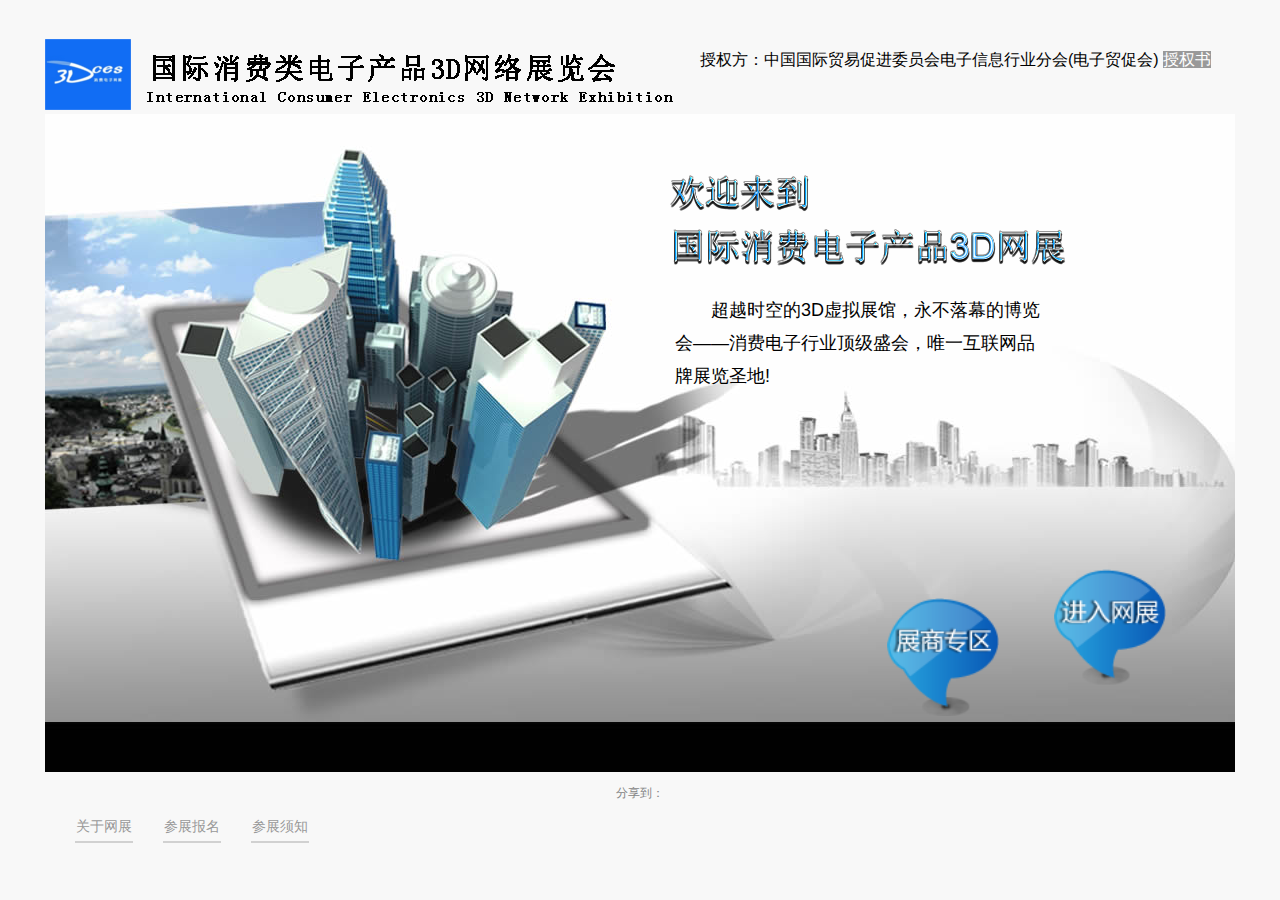
<file: index.html>
<!doctype html>
<html lang="en">
<head>
	<meta http-equiv="Content-Type" content="text/html; charset=UTF-8" />
	<meta name="description" content="电子贸促会网展" />
	<meta name="keywords" content="电子贸促会网展" />
	<meta name="robots" content="all" />
	<link rel="stylesheet" href="libs/bootstrap/css/bootstrap.min.css" type="text/css" media="screen" />
	<link rel="stylesheet" href="css/advertise/favorable500.css" type="text/css" media="screen" />
	<link rel="stylesheet" href="css/main.css" type="text/css" media="screen" />
	<link rel="stylesheet" href="css/scrollPane.css" type="text/css" media="screen" />
    <!--[if lte IE 6]>
	<style type="text/css">
    .scroll_pane{ 
        width :1170px;
    }
    </style>
    <![endif]-->
	<title>国际消费电子3D网展</title>
    <script type="text/javascript" src="js/ie6png.js"></script>    
</head>
<body onload="correctPNG()">

	<div id="header">
		<a href="#" >
		<img src="image/logo.png"/>
		</a>
		<div id="text_2">
			授权方：中国国际贸易促进委员会电子信息行业分会(电子贸促会) 
			<a href="authorization.html" style="background-color: #999" target="_blank">授权书</a>
		</div>
	</div>
	<!-- end of header bar -->
	
	<div id="main">
		<div class="picture anim">
		<!-- 	<div class="ad-main-adIcon-index">
			<a href="/web360/html/advertise/favorable500.html">
				<img src="/web360/image/advertise/adIcon_index.png">
			</a>
		</div> 
			<div class="picture_content">
				<h3>欢迎来到新疆国际旅游商品网博会</h3>
				<p>新疆国际旅游商品网博会依托克拉玛依会展中心8月16日举办的</p>
				<p>商品博览会，采用3D的方式在网络上体现博览会的盛况。使其</p>
				<p>永不落幕。</p>
			</div>-->
            <a href="list.html" ><img class="btn_enter" src="image/btn1.png"/></a>
			<a href="zone.html" ><img class="btn_exhibition"  id="about_btn" src="image/btn2.png"/></a>
			<div id="text_1"></div>
			<div id="text_3">　　超越时空的3D虚拟展馆，永不落幕的博览会——消费电子行业顶级盛会，唯一互联网品牌展览圣地!</div>
		</div>
	</div><!-- end of main -->
	
	<div id="footer">
		<div class="share_wrap">
			<!-- Baidu Button BEGIN -->
				<div id="bdshare" class="bdshare_t bds_tools get-codes-bdshare" style="margin-top: 11px;">
				<span class="bds_more">分享到：</span>
				<a class="bds_qzone"></a>
				<a class="bds_tsina"></a>
				<a class="bds_tqq"></a>
				<a class="bds_renren"></a>
				<a class="bds_t163"></a>
				</div>
			<!-- Baidu Button END -->
			
			<a href="zone.html" style="color: #999"><span id="about_expo" class="nav contact_us anim">关于网展</span>
			<a href="zone.html#about_us" style="color: #999"><span id="about_us" class="nav oprate_help anim">参展报名</span>
			<a href="zone.html#about_us" style="color: #999"><span class="nav oprate_help">参展须知</span></a>
			<div class="copyright anim">
			</div>
			<div class="scroll_pane">
				<div id="scroll_content" class="scroll_content"></div>
				<a class="scroll_close">x</a>
		    </div>
			<!-- end of scroll_pane  -->
		</div><!-- end of share_warp -->	
	</div> <!-- end of footer-->
	
	
	
	<script type="text/javascript" src="libs/jquery/jquery.js"></script>
	<script type="text/javascript" src="js/index/scrollpane.js"></script> 
	<script type="text/javascript" src="js/index/resizecenter.js"></script>
	<!-- Baidu Button BEGIN-->
	<script type="text/javascript" id="bdshare_js" data="type=tools&amp;mini=1&amp;uid=6759102" ></script>
	<script type="text/javascript" id="bdshell_js"></script>
	<script type="text/javascript">
	document.getElementById("bdshell_js").src = "http://bdimg.share.baidu.com/static/js/shell_v2.js?cdnversion=" + Math.ceil(new Date()/3600000)
	</script>
	<!-- Baidu Button BEGIN-->
    <!-- baidu analytics start -->
    <script type="text/javascript" src="libs/analytics/baiduAnalytics.js"></script>
    <!-- baidu analytics end -->	

</body>

</html>
</file>
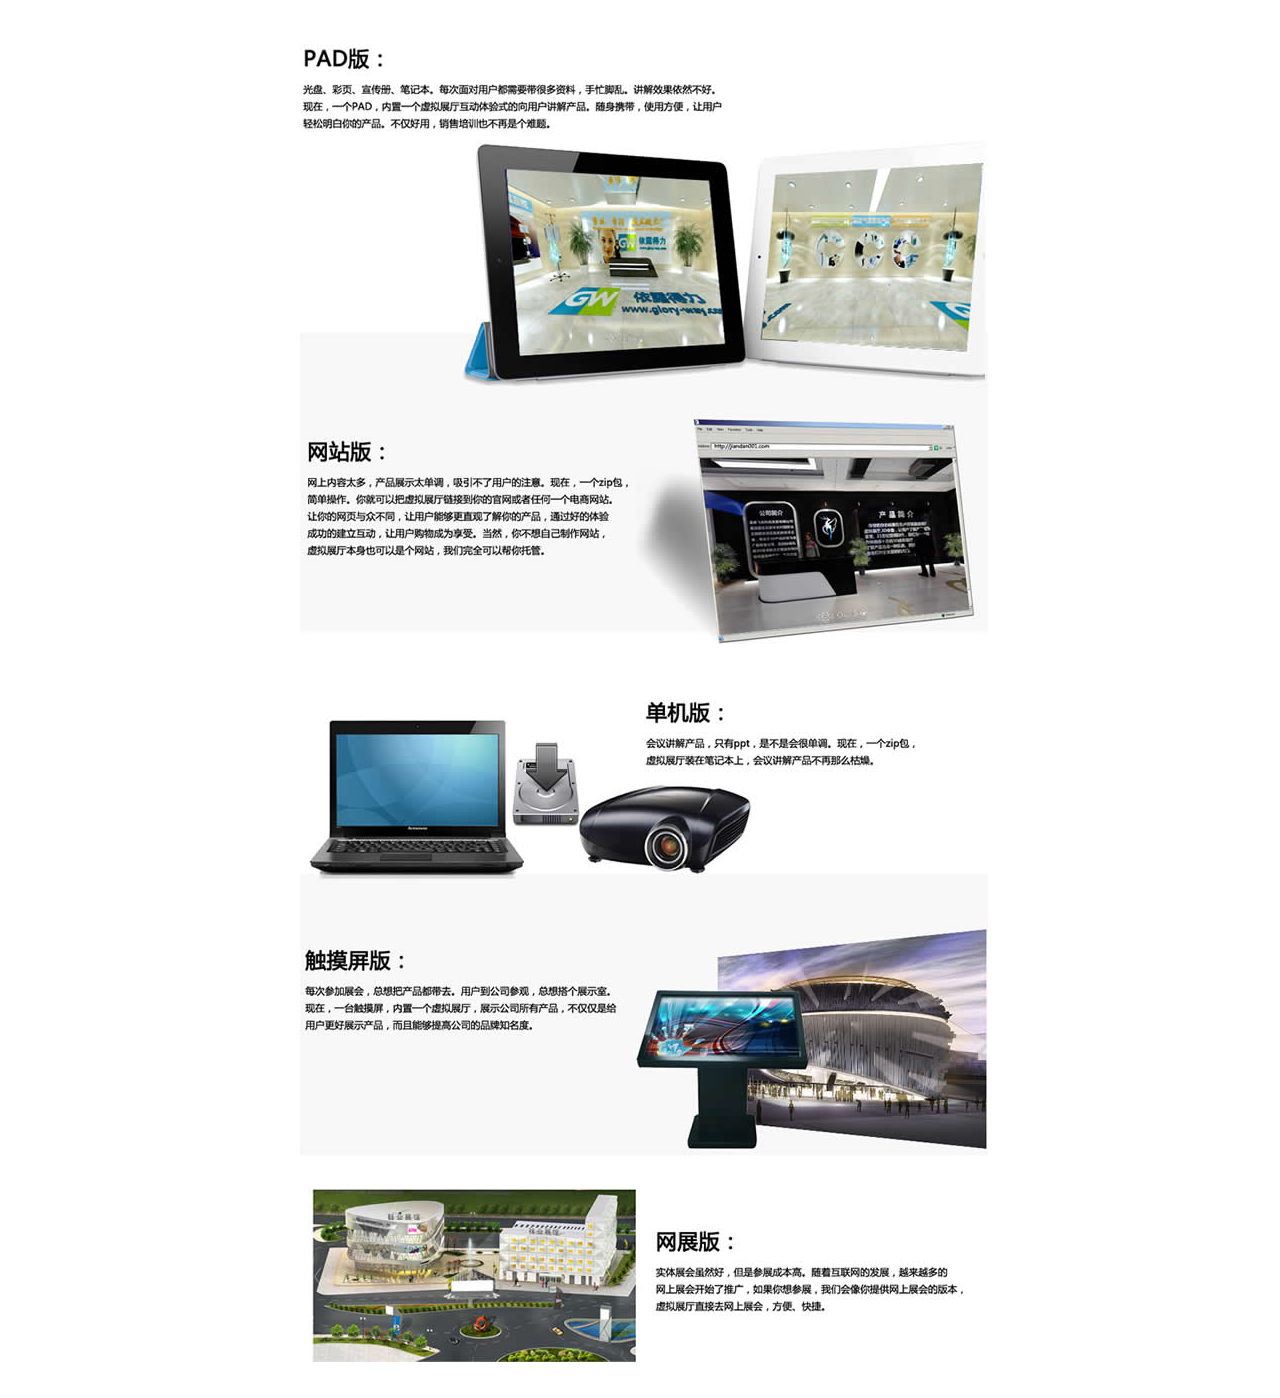
<file: applications.html>
<!DOCTYPE html PUBLIC "-//W3C//DTD XHTML 1.0 Transitional//EN" "http://www.w3.org/TR/xhtml1/DTD/xhtml1-transitional.dtd">
<html lang="en" xmlns="http://www.w3.org/1999/xhtml">
<head>
	<meta http-equiv="Content-Type" content="text/html; charset=UTF-8" />
	<meta name="description" content="电子贸促会网展" />
	<meta name="keywords" content="电子贸促会网展" />
	<meta name="robots" content="all" />
    <!--[if lte IE 6]>
	<style type="text/css">
    .scroll_pane{ 
        width :1170px;
    }
    </style>
    <![endif]-->
	<title>国际消费电子3D网展</title>
    <script type="text/javascript" src="js/ie6png.js"></script>  
	<script type="text/javascript">
		var Client = {
			viewportWidth: function() {
				return self.innerWidth || (document.documentElement.clientWidth || document.body.clientWidth);
			},        
			viewportHeight: function() {
				return self.innerHeight || (document.documentElement.clientHeight || document.body.clientHeight);
			}, 
			viewportSize: function() {
				return { width: this.viewportWidth(), height: this.viewportHeight() };
			}
		};
	</script>
</head>
<body style="text-align:center;margin:0 auto;">
<div id="notice_text" class="scroll_content" style="width:1000px;text-align:center;align:center;position:absolute;">
	</br></br>
   <img src="image/yych.jpg" width="1000" height="1326" >
   </br>
   </br>
   </br>
</div>
</body>
<script type="text/javascript">
	function initIndex(){
		var w = Client.viewportWidth();
		var d = document.getElementById("notice_text");
		d.style.left = (w-1000)/2 +'px';
	}
	
	window.onresize = function(){
		initIndex();	
	};
	initIndex();
</script>
</html>
</file>
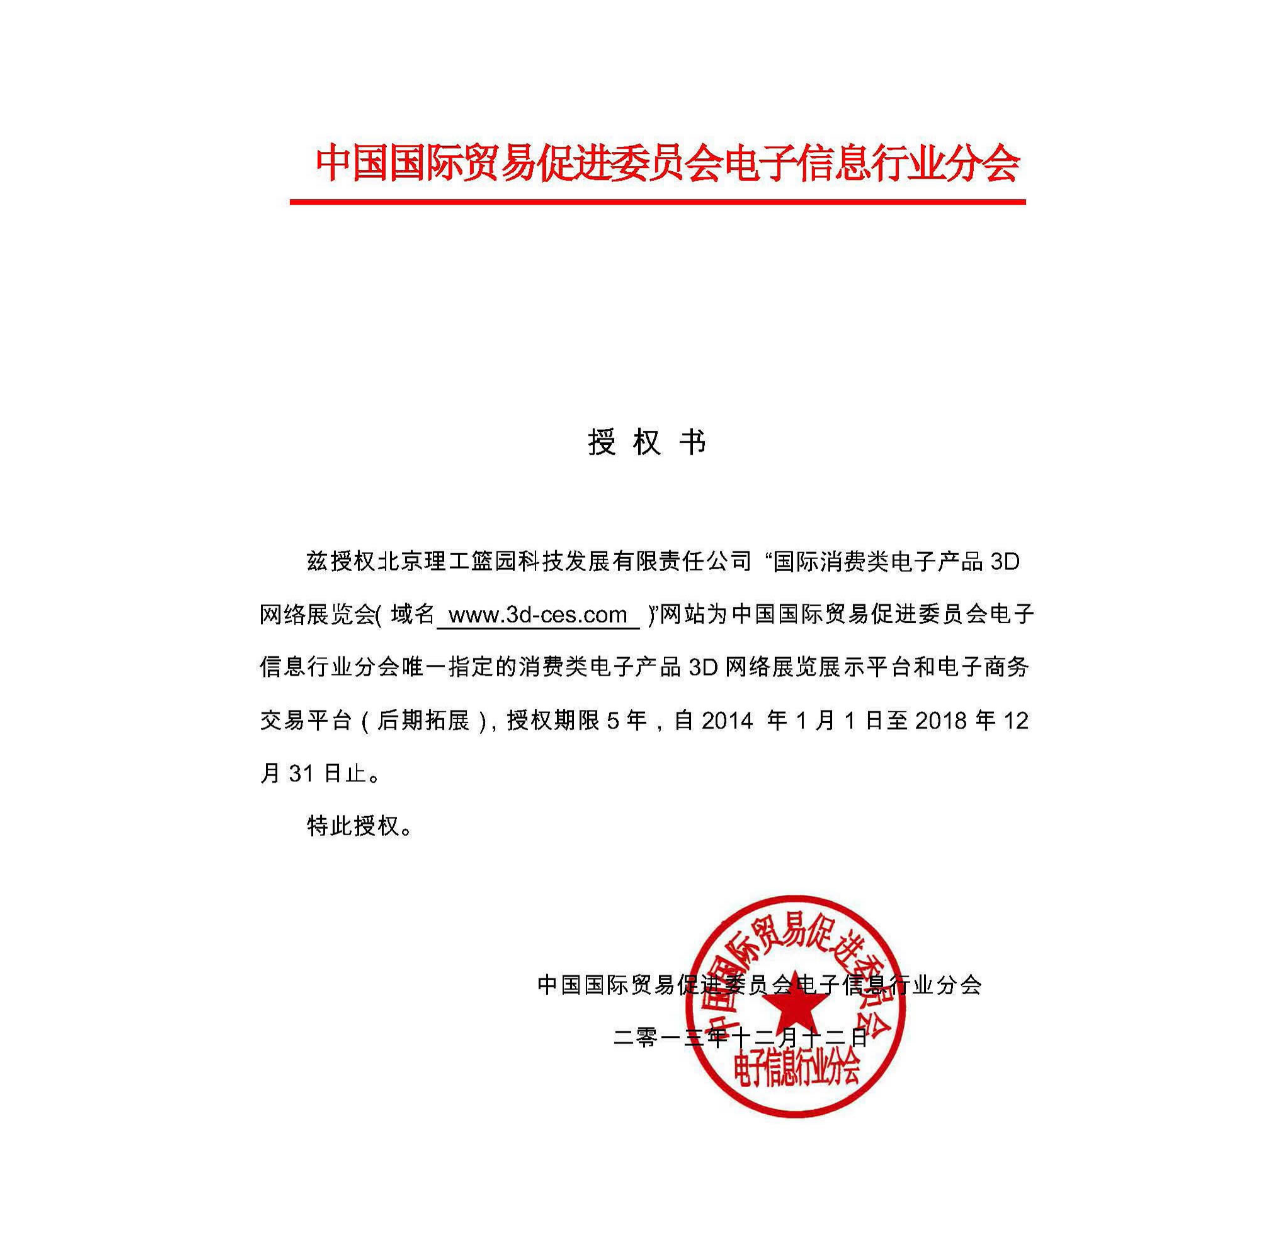
<file: authorization.html>
<!DOCTYPE html PUBLIC "-//W3C//DTD XHTML 1.0 Transitional//EN" "http://www.w3.org/TR/xhtml1/DTD/xhtml1-transitional.dtd">
<html lang="en" xmlns="http://www.w3.org/1999/xhtml">
<head>
	<meta http-equiv="Content-Type" content="text/html; charset=UTF-8" />
	<meta name="description" content="电子贸促会网展" />
	<meta name="keywords" content="电子贸促会网展" />
	<meta name="robots" content="all" />
    <!--[if lte IE 6]>
	<style type="text/css">
    .scroll_pane{ 
        width :1170px;
    }
    </style>
    <![endif]-->
	<title>电子贸促会网展</title>
    <script type="text/javascript" src="js/ie6png.js"></script>  
	<script type="text/javascript">
		var Client = {
			viewportWidth: function() {
				return self.innerWidth || (document.documentElement.clientWidth || document.body.clientWidth);
			},        
			viewportHeight: function() {
				return self.innerHeight || (document.documentElement.clientHeight || document.body.clientHeight);
			}, 
			viewportSize: function() {
				return { width: this.viewportWidth(), height: this.viewportHeight() };
			}
		};
	</script>
</head>
<body style="text-align:center;margin:0 auto;">
<div id="notice_text" class="scroll_content" style="width:1000px;text-align:center;align:center;position:absolute;">
   <img src="image/sqs.jpg" width="1000" height="1250" >
</div>
</body>
<script type="text/javascript">
	function initIndex(){
		var w = Client.viewportWidth();
		var d = document.getElementById("notice_text");
		d.style.left = (w-1000)/2 +'px';
	}
	
	window.onresize = function(){
		initIndex();	
	};
	initIndex();
</script>
</html>
</file>
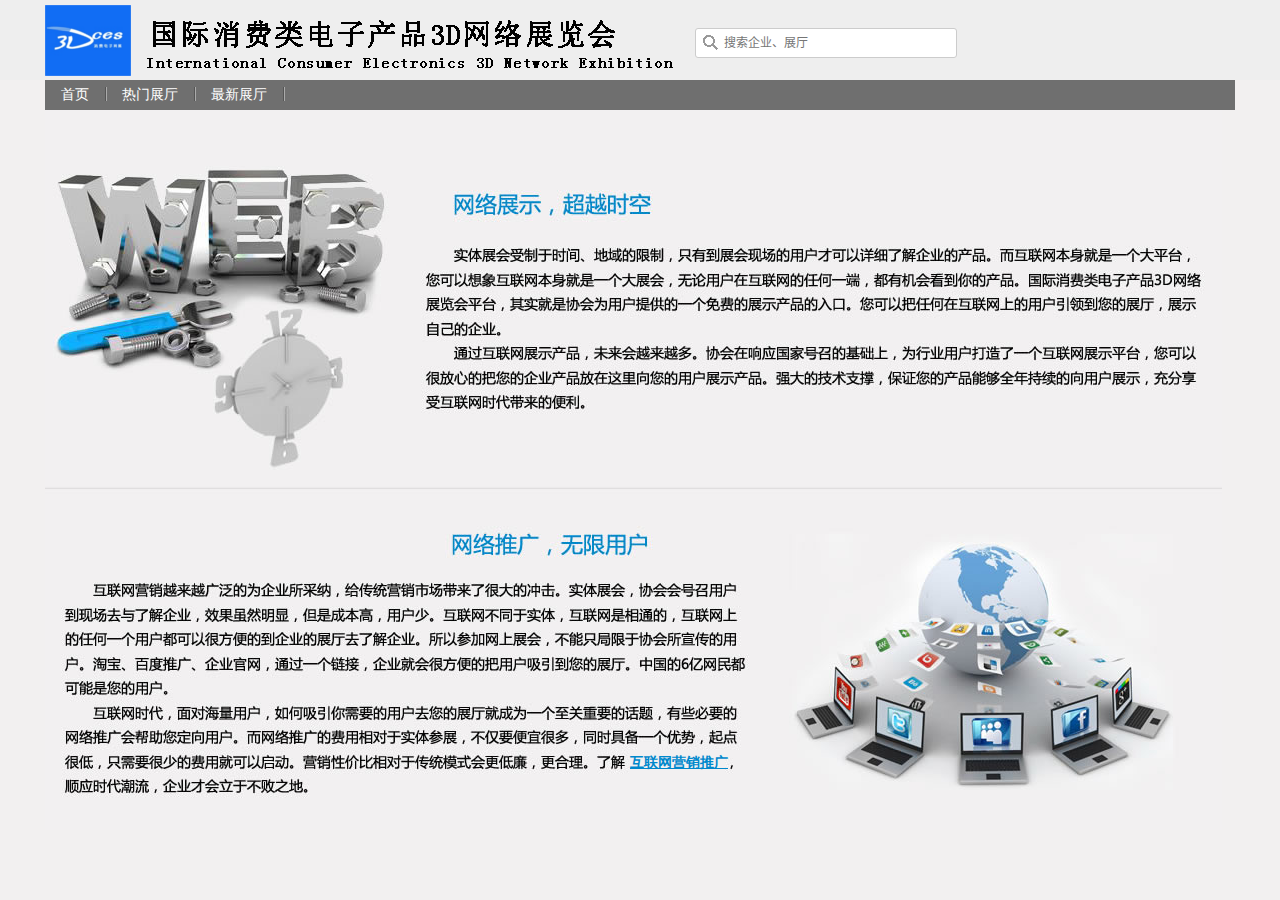
<file: exhibition_advantage1.html>
<!doctype html>
<html lang="en">
<head>
	<meta http-equiv="Content-Type" content="text/html; charset=UTF-8" />
	<meta name="description" content="电子贸促会网展" />
	<meta name="keywords" content="电子贸促会网展" />
	<meta name="robots" content="all" />
	<link rel="stylesheet" href="css/list.css" type="text/css" media="screen" />
	<link rel="stylesheet" href="css/userCenter.css" type="text/css" media="screen"  />
	<title>电子贸促会网展</title>
    <script type="text/javascript" src="js/ie6png.js"></script>
</head>
<body>
<section class="section">
	<div id="header_wrap">
		<div id="header" class="content">
			<div class="logo_wrap">
				<a class="logo"><img src="image/logo.png" /></a>
			</div>
			<div class="search_wrap">
				<input type="text" class="search_input" placeholder="搜索企业、展厅" x-webkit-speech lang="zh-CN" />
			</div>
		</div><!-- end of header bar -->
	</div>

	<div class="search_result_wrap">
		<div class="search_result content">
			<div class="search_result_head">搜索结果</div>
			<div class="close_wrap">
				<div class="close">x</div>
			</div>
			<div class="con_wrap">
				<div class="arrowLeft">&lt;</div>
				<div class="con">
					
				</div>
				<div class="arrowRight">&gt;</div>
			</div>
		</div>
	</div>

	<div class="header_bottom">
		<div class="header_bottom_content">
			<div class="header_nav" style="margin-left:0px;">
				<a href="index.html" style="border-left:none;">
					首页
					<span></span>
				</a>
				<a href="list.html#hot_exhi">
					热门展厅
					<span></span>
				</a>
				<a href="list.html#latest_exhi">
					最新展厅
					<span></span>
				</a>
			</div>
		</div>
	</div><!-- end of header_bottom -->
	<div id="glue_content" >
		<div style="width:1177px;height:720px;background:url(image/advantage1.jpg)"></div>
		<div style="margin:-78px 0px 0px 585px">
			<a href="exhibition_generalize.html" target="_blank" style="text-decoration: underline;font-family:微软雅黑;font-size:14px;font-weight: bolder;font-style:normal;color:#0088cc;">
			互联网营销推广
			</a>
		</div>
	</div>
</section>
</body>
</html>
</file>
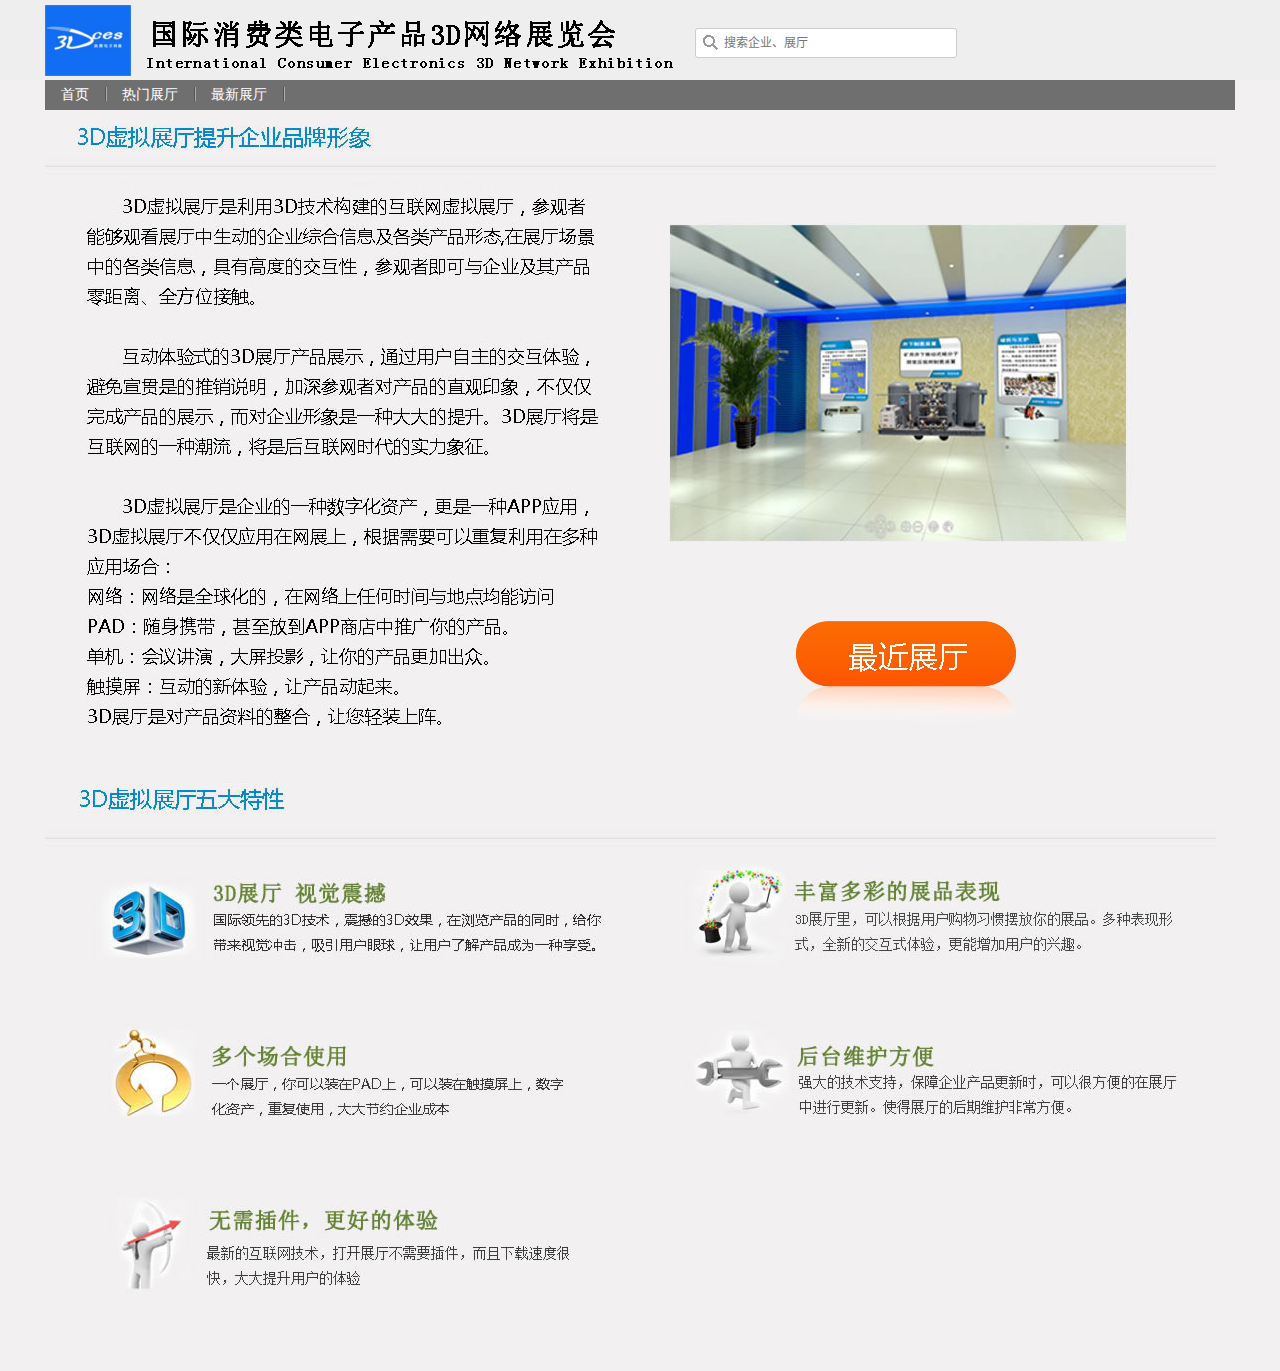
<file: exhibition_advantage2.html>
<!doctype html>
<html lang="en">
<head>
	<meta http-equiv="Content-Type" content="text/html; charset=UTF-8" />
	<meta name="description" content="电子贸促会网展" />
	<meta name="keywords" content="电子贸促会网展" />
	<meta name="robots" content="all" />
	<link rel="stylesheet" href="css/list.css" type="text/css" media="screen" />
	<link rel="stylesheet" href="css/userCenter.css" type="text/css" media="screen"  />
	<title>电子贸促会网展</title>
    <script type="text/javascript" src="js/ie6png.js"></script>
</head>
<body>
<section class="section">
	<div id="header_wrap">
		<div id="header" class="content">
			<div class="logo_wrap">
				<a class="logo"><img src="image/logo.png" /></a>
			</div>
			<div class="search_wrap">
				<input type="text" class="search_input" placeholder="搜索企业、展厅" x-webkit-speech lang="zh-CN" />
			</div>
		</div><!-- end of header bar -->
	</div>

	<div class="search_result_wrap">
		<div class="search_result content">
			<div class="search_result_head">搜索结果</div>
			<div class="close_wrap">
				<div class="close">x</div>
			</div>
			<div class="con_wrap">
				<div class="arrowLeft">&lt;</div>
				<div class="con">
					
				</div>
				<div class="arrowRight">&gt;</div>
			</div>
		</div>
	</div>

	<div class="header_bottom">
		<div class="header_bottom_content">
			<div class="header_nav"  style="margin-left:0px;">
				<a href="index.html" style="border-left:none;">
					首页
					<span></span>
				</a>
				<a href="list.html#hot_exhi">
					热门展厅
					<span></span>
				</a>
				<a href="list.html#latest_exhi">
					最新展厅
					<span></span>
				</a>
			</div>
		</div>
	</div><!-- end of header_bottom -->
	<div id="glue_content" >
		<div style="width:1171px;height:1261px;background:url(image/advantage2.jpg)"></div>
		<div style="margin:-750px 0px 0px 750px">
			<a href="list.html#latest_exhi" target="_blank" style="text-decoration: underline;font-family:微软雅黑;font-size:14px;font-weight: bolder;font-style:normal;color:#0088cc;">
				<div style="width:222px;height:103px;background:url(image/zjzt.png)"></div>
			</a>
		</div>
	</div>
</section>
</body>
</html>
</file>
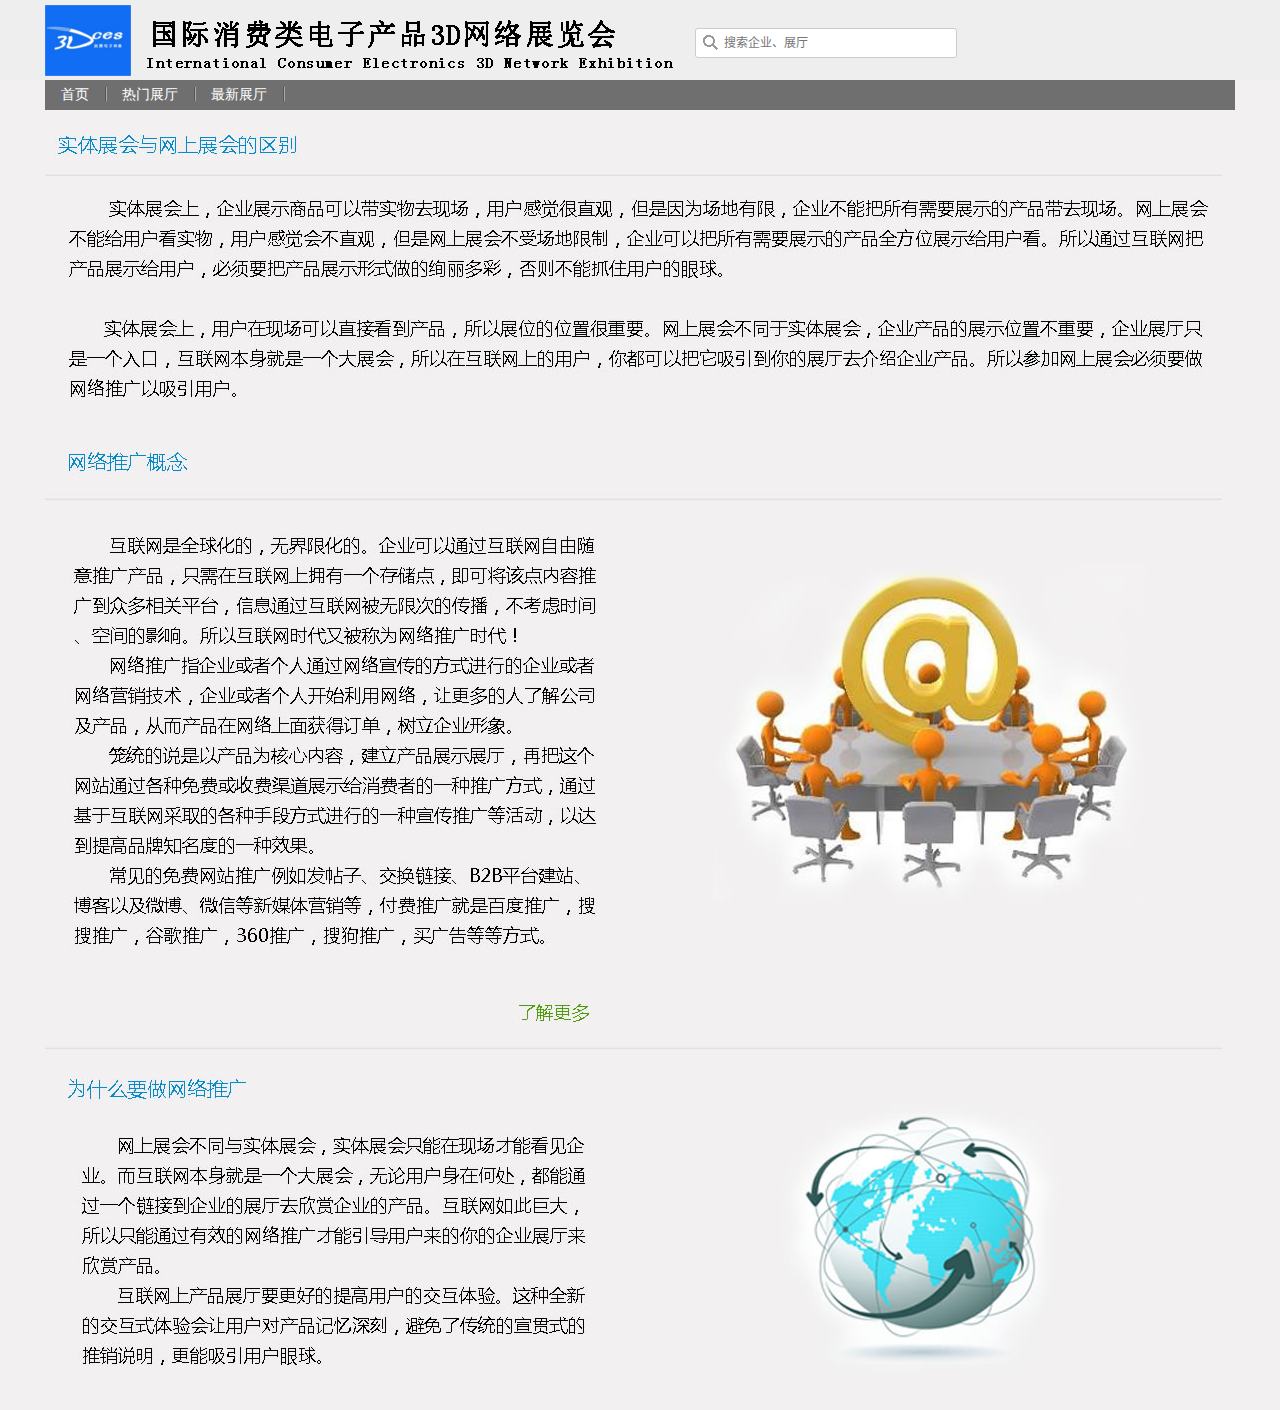
<file: exhibition_generalize.html>
<!doctype html>
<html lang="en">
<head>
	<meta http-equiv="Content-Type" content="text/html; charset=UTF-8" />
	<meta name="description" content="电子贸促会网展" />
	<meta name="keywords" content="电子贸促会网展" />
	<meta name="robots" content="all" />
	<link rel="stylesheet" href="css/list.css" type="text/css" media="screen" />
	<link rel="stylesheet" href="css/userCenter.css" type="text/css" media="screen"  />
	<title>电子贸促会网展</title>
    <script type="text/javascript" src="js/ie6png.js"></script>
</head>
<body>
<section class="section">
	<div id="header_wrap">
		<div id="header" class="content">
			<div class="logo_wrap">
				<a class="logo"><img src="image/logo.png" /></a>
			</div>
			<div class="search_wrap">
				<input type="text" class="search_input" placeholder="搜索企业、展厅" x-webkit-speech lang="zh-CN" />
			</div>
		</div><!-- end of header bar -->
	</div>

	<div class="search_result_wrap">
		<div class="search_result content">
			<div class="search_result_head">搜索结果</div>
			<div class="close_wrap">
				<div class="close">x</div>
			</div>
			<div class="con_wrap">
				<div class="arrowLeft">&lt;</div>
				<div class="con">
					
				</div>
				<div class="arrowRight">&gt;</div>
			</div>
		</div>
	</div>

	<div class="header_bottom">
		<div class="header_bottom_content">
			<div class="header_nav"  style="margin-left:0px;">
				<a href="index.html" style="border-left:none;">
					首页
					<span></span>
				</a>
				<a href="list.html#hot_exhi">
					热门展厅
					<span></span>
				</a>
				<a href="list.html#latest_exhi">
					最新展厅
					<span></span>
				</a>
			</div>
		</div>
	</div><!-- end of header_bottom -->
	<div id="glue_content" >
		<div style="width:1177px;height:1300px;background:url(image/generalize.jpg)"></div>
		<div style="margin:-68px 0px 0px 585px">
			<a href="exhibition_advantage1.html" target="_blank" style="text-decoration: underline;font-family:微软雅黑;font-size:14px;font-weight: bolder;font-style:normal;color:#0088cc;">
			</a>
		</div>
	</div>
</section>
</body>
</html>
</file>
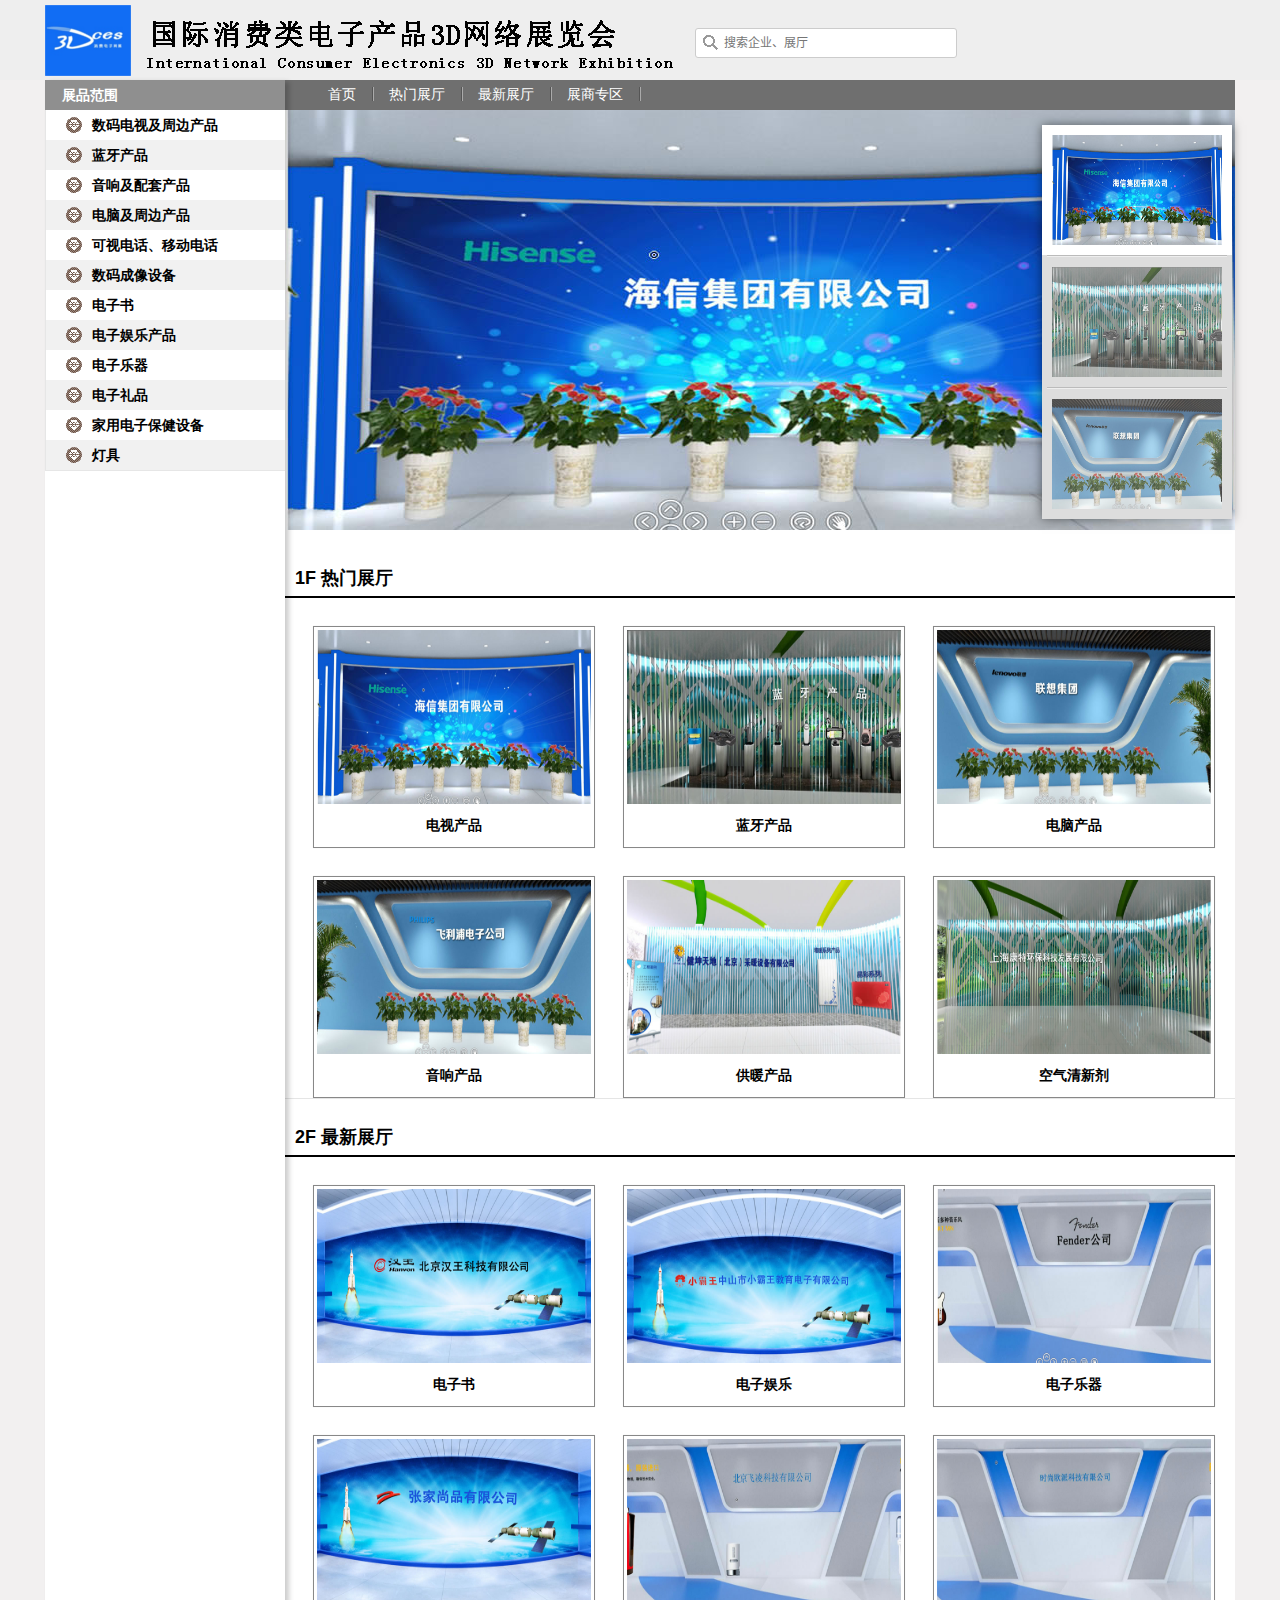
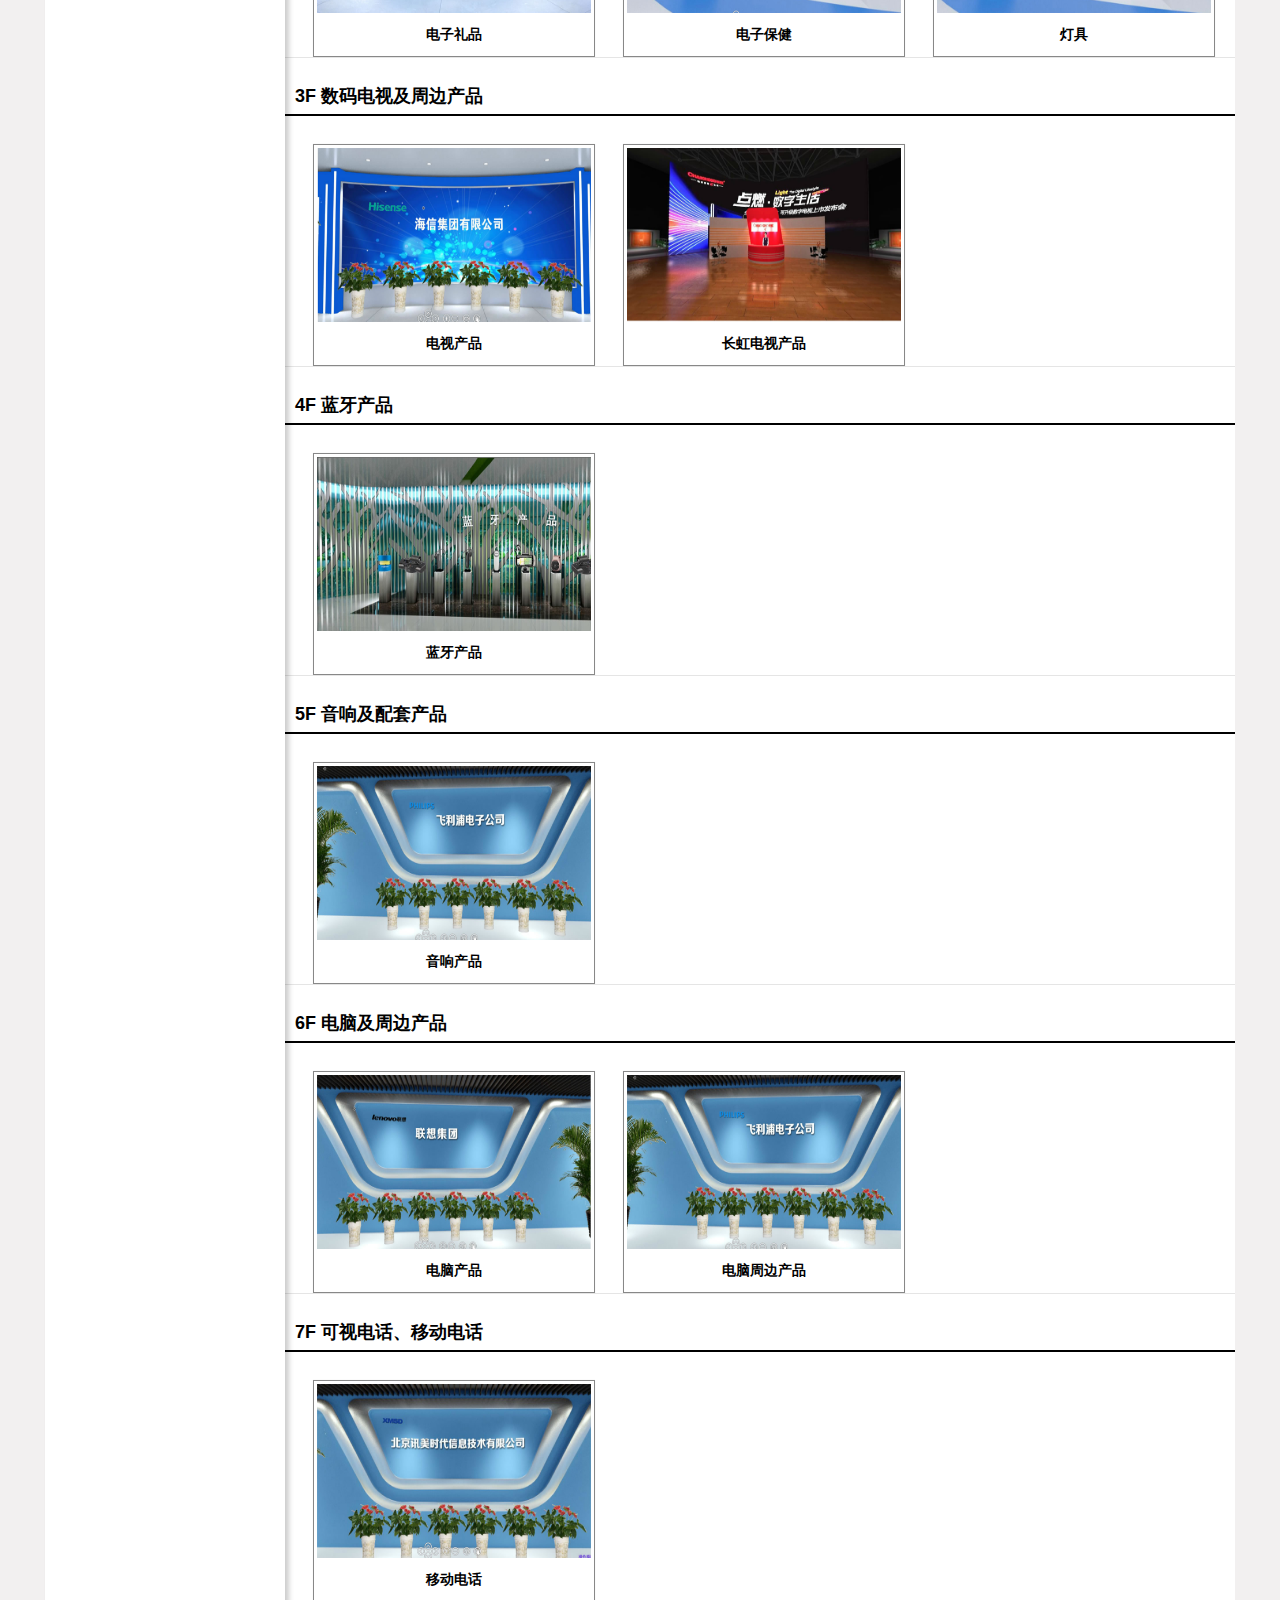
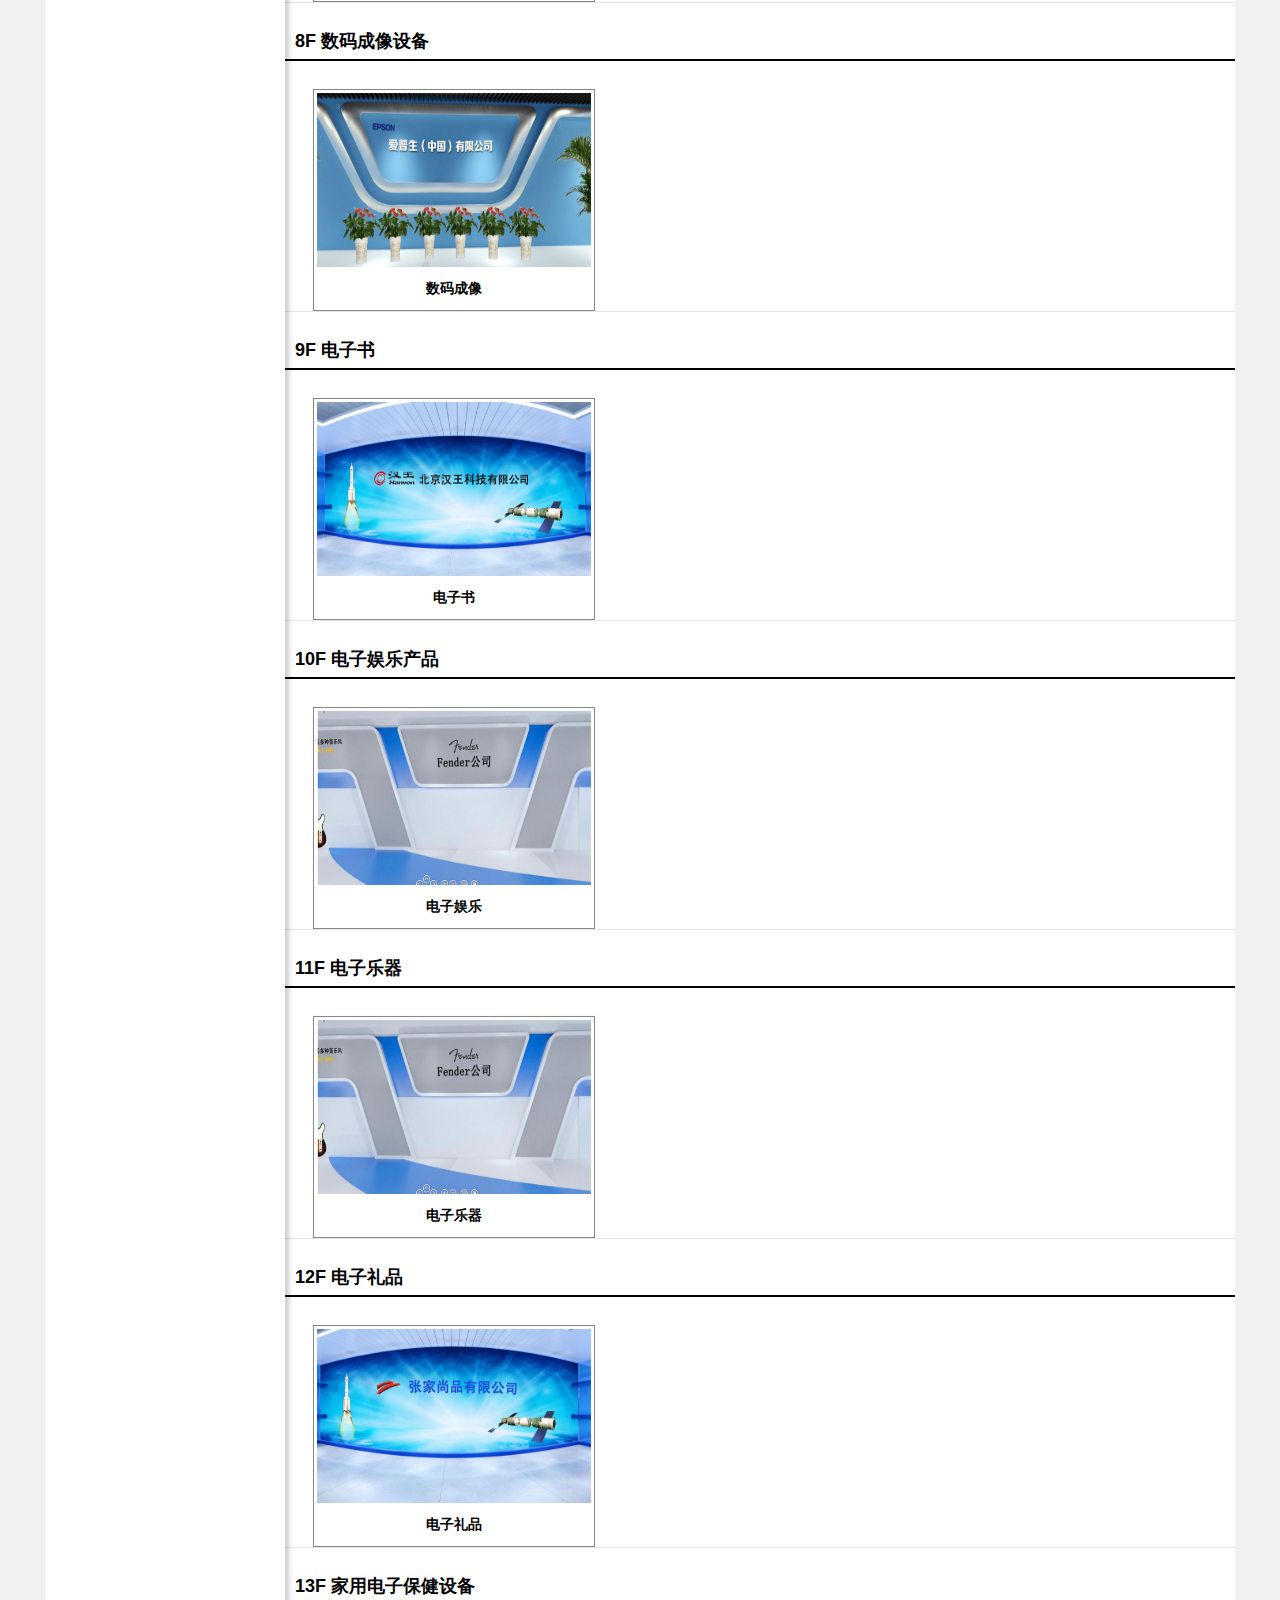
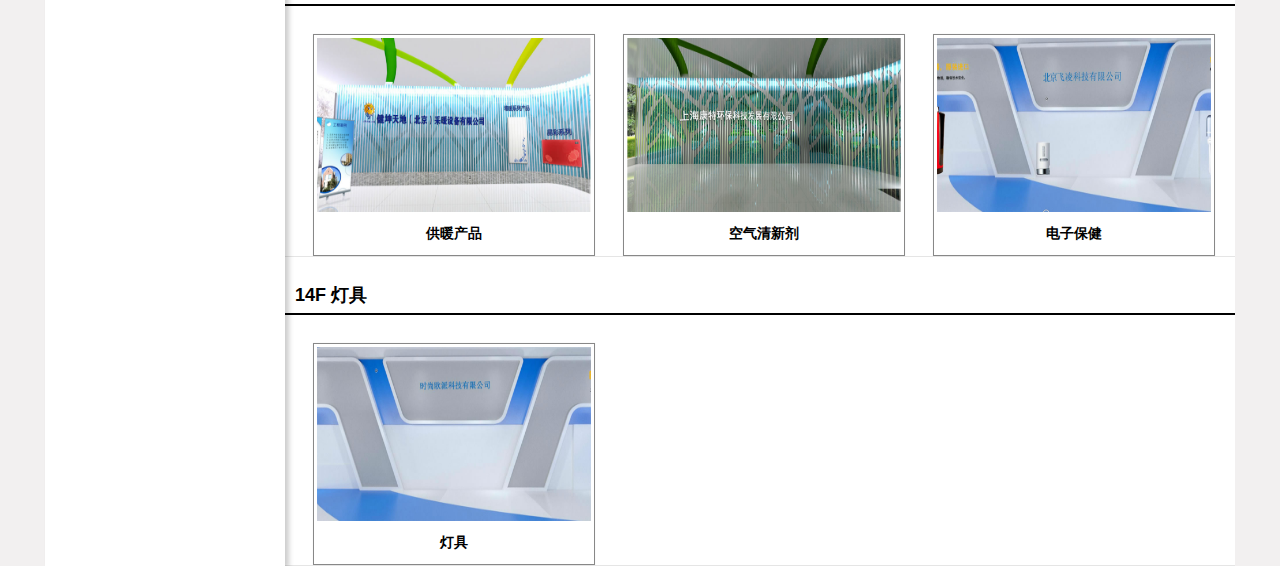
<file: list.html>
<!doctype html>
<html lang="en">
<head>
	<meta http-equiv="Content-Type" content="text/html; charset=UTF-8" />
	<meta name="description" content="电子贸促会网展" />
	<meta name="keywords" content="电子贸促会网展" />
	<meta name="robots" content="all" />
	<link rel="stylesheet" href="css/list.css" type="text/css" media="screen" />
	<title>国际消费电子3D网展</title>
    <script type="text/javascript" src="js/ie6png.js"></script>
</head>
<body onload="correctPNG()">

	<div id="header_wrap">
		<div id="header" class="content">
			<div class="logo_wrap">
				<a class="logo"><img src="image/logo.png" /></a>
			</div>
			<div class="search_wrap">
				<input type="text" class="search_input" placeholder="搜索企业、展厅" x-webkit-speech lang="zh-CN" />
			</div>
		</div><!-- end of header bar -->
	</div>

	<div class="search_result_wrap">
		<div class="search_result content">
			<div class="search_result_head">搜索结果</div>
			<div class="close_wrap">
				<div class="close">x</div>
			</div>
			<div class="con_wrap">
				<div class="arrowLeft">&lt;</div>
				<div class="con">
					
				</div>
				<div class="arrowRight">&gt;</div>
			</div>
		</div>
	</div>

	<div class="header_bottom">
		<div class="header_bottom_content">
			<div class="header_nav">
				<a href="index.html" style="border-left:none;">
					首页
					<span></span>
				</a>
				<a href="#hot_exhi">
					热门展厅
					<span></span>
				</a>
				<a href="#latest_exhi">
					最新展厅
					<span></span>
				</a>
				<a href="zone.html">
					展商专区
					<span></span>
				</a>
			</div>
		</div>
	</div><!-- end of header_bottom -->

	<!--<div style="height: 70px;background: #1f1e26;width: 100%;">
		
	</div>-->

	<div class="bannar" style="background:#f2f0f0;">
		<div class="top3_wrap">
			<ul class="content preview360">
				<li style="background:url(image/zt01.jpg);">
					<a href="http://3dly.net/haixindianshi/" target="_blank"></a>
				</li>
				<li style="background:url(image/zt02.jpg);">
					<a href="http://3dly.net/lanyachanpin/" target="_blank"></a>
				</li>
				<li style="background:url(image/zt03.jpg);">
					<a target="_blank" href="http://3dly.net/diannao/"></a>
				</li>
				<!-- <li style="background:url(image/zt03.jpg);">
					<a target="_blank" href="exhibition.html?url=content/gen360/publish/exhibitions/exh22/index.html"></a>
				</li> -->
			</ul>
			<div class="top3">
				<a href="#"><img id="preview_0" src="image/zt01.jpg" /></a>
				<span><!----></span>
				<a href="#"><img id="preview_1" src="image/zt02.jpg" /></a>
				<span><!----></span>
				<a href="#"><img id="preview_2" src="image/zt03.jpg" /></a>
			</div>
		</div>
	</div><!-- end of bannar -->

	<div id="glue_content">
		<div class="glue_right">
			<div style="height:30px;"></div>
			<div class="floor">
				<a name="hot_exhi"></a>
				<h2>1F 热门展厅</h2>
				<div class="floor_more">
					<!--<a href="more.html?cid=hot&cname=热门展厅">查看更多</a>-->
				</div>
				<div class="floor_list" id="hotPro">
					<div class='floor_item'>
						<a target='_blank' href="http://3dly.net/haixindianshi/">
							<img src="image/zt01.jpg">
						</a>
						<div class='exhibition_name'>
							电视产品
						</div>
					</div>
					<div class='floor_item'>
						<a target='_blank' href="http://3dly.net/lanyachanpin/">
							<img src="image/zt02.jpg">
						</a>
						<div class='exhibition_name'>
							蓝牙产品
						</div>
					</div>
					<div class='floor_item'>
						<a target='_blank' href="http://3dly.net/diannao/">
							<img src="image/zt03.jpg">
						</a>
						<div class='exhibition_name'>
							电脑产品
						</div>
					</div>
					<div class='floor_item'>
						<a target='_blank' href="http://3dly.net/yinxiang/">
							<img src="image/zt04.jpg">
						</a>
						<div class='exhibition_name'>
							音响产品
						</div>
					</div>
					<div class='floor_item'>
						<a target='_blank' href="http://3dly.net/jiankun/">
							<img src="image/zt06.jpg">
						</a>
						<div class='exhibition_name'>
							供暖产品
						</div>
					</div>
					<div class='floor_item'>
						<a target='_blank' href="http://3dly.net/kangtehuanbao/">
							<img src="image/zt05.jpg">
						</a>
						<div class='exhibition_name'>
							空气清新剂
						</div>
					</div>
				</div>
				<div class='clear'></div>
			</div>
			<div class="floor">
				<a name="latest_exhi"></a>
				<h2>2F 最新展厅</h2>
				<div class="floor_more">
					<!--<a href="more.html?cid=newest&cname=最新展厅">查看更多</a>-->
				</div>
				<div class="floor_list" id="newestPro">
					<div class='floor_item'>
						<a target='_blank' href="http://3dly.net/dianzishu/">
							<img src="image/zt10.jpg">
						</a>
						<div class='exhibition_name'>
							电子书
						</div>
					</div>
					<div class='floor_item'>
						<a target='_blank' href="http://3dly.net/dianziyule/">
							<img src="image/zt11.jpg">
						</a>
						<div class='exhibition_name'>
							电子娱乐
						</div>
					</div>
					<div class='floor_item'>
						<a target='_blank' href="http://3dly.net/dianziyueqi/">
							<img src="image/zt12.jpg">
						</a>
						<div class='exhibition_name'>
							电子乐器
						</div>
					</div>
					<div class='floor_item'>
						<a target='_blank' href="http://3dly.net/dianzilipin/">
							<img src="image/zt13.jpg">
						</a>
						<div class='exhibition_name'>
							电子礼品
						</div>
					</div>
					<div class='floor_item'>
						<a target='_blank' href="http://3dly.net/dianzibaojian/">
							<img src="image/zt14.jpg">
						</a>
						<div class='exhibition_name'>
							电子保健
						</div>
					</div>
					<div class='floor_item'>
						<a target='_blank' href="http://3dly.net/dengju/">
							<img src="image/zt15.jpg">
						</a>
						<div class='exhibition_name'>
							灯具
						</div>
					</div>
				</div>
				<div class='clear'></div>
			</div>
			<div class="floor">
				<a name="latest_exhi"></a>
				<h2>3F 数码电视及周边产品</h2>
				<div class="floor_more">
					<!--<a href="more.html?cid=newest&cname=最新展厅">查看更多</a>-->
				</div>
				<div class="floor_list" id="newestPro">
					<div class='floor_item'>
						<a target='_blank' href="http://3dly.net/haixindianshi/">
							<img src="image/zt01.jpg">
						</a>
						<div class='exhibition_name'>
							电视产品
						</div>
					</div>
					<div class='floor_item'>
						<a target='_blank' href="http://3dly.net/changhong/">
							<img src="image/zt07.jpg">
						</a>
						<div class='exhibition_name'>
							长虹电视产品
						</div>
					</div>
				</div>
				<div class='clear'></div>
			</div>
			<div class="floor">
				<a name="latest_exhi"></a>
				<h2>4F 蓝牙产品</h2>
				<div class="floor_more">
					<!--<a href="more.html?cid=newest&cname=最新展厅">查看更多</a>-->
				</div>
				<div class="floor_list" id="newestPro">
					<div class='floor_item'>
						<a target='_blank' href="http://3dly.net/lanyachanpin/">
							<img src="image/zt02.jpg">
						</a>
						<div class='exhibition_name'>
							蓝牙产品
						</div>
					</div>
				</div>
				<div class='clear'></div>
			</div>
			<div class="floor">
				<a name="latest_exhi"></a>
				<h2>5F 音响及配套产品</h2>
				<div class="floor_more">
					<!--<a href="more.html?cid=newest&cname=最新展厅">查看更多</a>-->
				</div>
				<div class="floor_list" id="newestPro">
					<div class='floor_item'>
						<a target='_blank' href="http://3dly.net/yinxiang/">
							<img src="image/zt04.jpg">
						</a>
						<div class='exhibition_name'>
							音响产品
						</div>
					</div>
				</div>
				<div class='clear'></div>
			</div>
			<div class="floor">
				<a name="latest_exhi"></a>
				<h2>6F 电脑及周边产品</h2>
				<div class="floor_more">
					<!--<a href="more.html?cid=newest&cname=最新展厅">查看更多</a>-->
				</div>
				<div class="floor_list" id="newestPro">
					<div class='floor_item'>
						<a target='_blank' href="http://3dly.net/diannao/">
							<img src="image/zt03.jpg">
						</a>
						<div class='exhibition_name'>
							电脑产品
						</div>
					</div>
					<div class='floor_item'>
						<a target='_blank' href="http://3dly.net/zhilingyun/">
							<img src="image/zt04.jpg">
						</a>
						<div class='exhibition_name'>
							电脑周边产品
						</div>
					</div>
				</div>
				<div class='clear'></div>
			</div>
			<div class="floor">
				<a name="latest_exhi"></a>
				<h2>7F 可视电话、移动电话</h2>
				<div class="floor_more">
					<!--<a href="more.html?cid=newest&cname=最新展厅">查看更多</a>-->
				</div>
				<div class="floor_list" id="newestPro">
					<div class='floor_item'>
						<a target='_blank' href="http://3dly.net/yidongdianhua/">
							<img src="image/zt08.jpg">
						</a>
						<div class='exhibition_name'>
							移动电话
						</div>
					</div>
				</div>
				<div class='clear'></div>
			</div>
			<div class="floor">
				<a name="latest_exhi"></a>
				<h2>8F 数码成像设备</h2>
				<div class="floor_more">
					<!--<a href="more.html?cid=newest&cname=最新展厅">查看更多</a>-->
				</div>
				<div class="floor_list" id="newestPro">
					<div class='floor_item'>
						<a target='_blank' href="http://3dly.net/shumachengxiang/">
							<img src="image/zt09.jpg">
						</a>
						<div class='exhibition_name'>
							数码成像
						</div>
					</div>
				</div>
				<div class='clear'></div>
			</div>
			<div class="floor">
				<a name="latest_exhi"></a>
				<h2>9F 电子书</h2>
				<div class="floor_more">
					<!--<a href="more.html?cid=newest&cname=最新展厅">查看更多</a>-->
				</div>
				<div class="floor_list" id="newestPro">
					<div class='floor_item'>
						<a target='_blank' href="http://3dly.net/dianzishu/">
							<img src="image/zt10.jpg">
						</a>
						<div class='exhibition_name'>
							电子书
						</div>
					</div>
				</div>
				<div class='clear'></div>
			</div>
			<div class="floor">
				<a name="latest_exhi"></a>
				<h2>10F 电子娱乐产品</h2>
				<div class="floor_more">
					<!--<a href="more.html?cid=newest&cname=最新展厅">查看更多</a>-->
				</div>
				<div class="floor_list" id="newestPro">
					<div class='floor_item'>
						<a target='_blank' href="http://3dly.net/dianziyule/">
							<img src="image/zt12.jpg">
						</a>
						<div class='exhibition_name'>
							电子娱乐
						</div>
					</div>
				</div>
				<div class='clear'></div>
			</div>
			<div class="floor">
				<a name="latest_exhi"></a>
				<h2>11F 电子乐器</h2>
				<div class="floor_more">
					<!--<a href="more.html?cid=newest&cname=最新展厅">查看更多</a>-->
				</div>
				<div class="floor_list" id="newestPro">
					<div class='floor_item'>
						<a target='_blank' href="http://3dly.net/dianziyueqi/">
							<img src="image/zt12.jpg">
						</a>
						<div class='exhibition_name'>
							电子乐器
						</div>
					</div>
				</div>
				<div class='clear'></div>
			</div>
			<div class="floor">
				<a name="latest_exhi"></a>
				<h2>12F 电子礼品</h2>
				<div class="floor_more">
					<!--<a href="more.html?cid=newest&cname=最新展厅">查看更多</a>-->
				</div>
				<div class="floor_list" id="newestPro">
					<div class='floor_item'>
						<a target='_blank' href="http://3dly.net/dianzilipin/">
							<img src="image/zt13.jpg">
						</a>
						<div class='exhibition_name'>
							电子礼品
						</div>
					</div>
				</div>
				<div class='clear'></div>
			</div>
			<div class="floor">
				<a name="latest_exhi"></a>
				<h2>13F 家用电子保健设备</h2>
				<div class="floor_more">
					<!--<a href="more.html?cid=newest&cname=最新展厅">查看更多</a>-->
				</div>
				<div class="floor_list" id="newestPro">
					<div class='floor_item'>
						<a target='_blank' href="http://3dly.net/jiankun/">
							<img src="image/zt06.jpg">
						</a>
						<div class='exhibition_name'>
							供暖产品
						</div>
					</div>
					<div class='floor_item'>
						<a target='_blank' href="http://3dly.net/kangtehuanbao/">
							<img src="image/zt05.jpg">
						</a>
						<div class='exhibition_name'>
							空气清新剂
						</div>
					</div>
					<div class='floor_item'>
						<a target='_blank' href="http://3dly.net/dianzibaojian/">
							<img src="image/zt14.jpg">
						</a>
						<div class='exhibition_name'>
							电子保健
						</div>
					</div>
				</div>
				<div class='clear'></div>
			</div>
			<div class="floor">
				<a name="latest_exhi"></a>
				<h2>14F 灯具</h2>
				<div class="floor_more">
					<!--<a href="more.html?cid=newest&cname=最新展厅">查看更多</a>-->
				</div>
				<div class="floor_list" id="newestPro">
					<div class='floor_item'>
						<a target='_blank' href="http://3dly.net/dengju/">
							<img src="image/zt15.jpg">
						</a>
						<div class='exhibition_name'>
							灯具
						</div>
					</div>
				</div>
				<div class='clear'></div>
			</div>
		</div>
		<div class="glue_left">
			<div class="category_wrap">
				<div class="category_head">展品范围</div>
				<ul class="cate_list">
					<li class="cate_li li_a item1" id="li_1">
						<span></span>
						数码电视及周边产品
					</li>
					<li class="cate_li li_b item2" id="li_2">
						<span></span>
						蓝牙产品
					</li>
					<li class="cate_li li_a item3" id="li_3">
						<span></span>
						音响及配套产品
					</li>
					<li class="cate_li li_b item4" id="li_4">
						<span></span>
						电脑及周边产品
					</li>
					<li class="cate_li li_a item5" id="li_5">
						<span></span>
						可视电话、移动电话
					</li>
					<li class="cate_li li_b item6" id="li_6">
						<span></span>
						数码成像设备
					</li>
					<li class="cate_li li_a item7" id="li_7">
						<span></span>
						电子书
					</li>
					<li class="cate_li li_b item8" id="li_8">
						<span></span>
						电子娱乐产品
					</li>
					<li class="cate_li li_a item9" id="li_9">
						<span></span>
						电子乐器
					</li>
					<li class="cate_li li_b item10" id="li_10">
						<span></span>
						电子礼品
					</li>
					<li class="cate_li li_a item11" id="li_11">
						<span></span>
						家用电子保健设备
					</li>
					<li class="cate_li li_b item12" id="li_12">
						<span></span>
						灯具
					</li>
				</ul>
				<div class="category_detail">
					<div class="shadow"></div>
					<div class="category_detail_con">
						<h3 class="cate_con_title">展厅</h3>
						<div class="category">
							<!-- <div class="categoryTwo" >旅游商品</div>
							<div class="categoryTwo" >纪念品</div>
							<div class="categoryTwo" >土特产品</div>
							<div class="categoryTwo" >地方工艺品</div>
							<div class="categoryTwo" >收藏品</div>
							<div class="categoryTwo" >用品</div>
							<div class="categoryTwo" >礼品</div>
							<div class="categoryTwo" >包装品</div>
							<div class="categoryTwo" >食品</div>
							<div class="categoryTwo" >时尚用品</div> 
							
							
							
							<div class="categoryTwo"><a target='_blank' href="http://3dly.net/haixindianshi/">电视产品</a></div>
							<div class="categoryTwo"><a target='_blank' href="http://3dly.net/lanyachanpin/">蓝牙产品</a></div>
							<div class="categoryTwo"><a target='_blank' href="http://3dly.net/diannao/">电脑产品</a></div>
							<div class="categoryTwo"><a target='_blank' href="http://3dly.net/yinxiang/">音响产品</a></div>
							
							<div class="categoryTwo"><a target='_blank' href="http://3dly.net/jiankun/">供暖产品</a></div>
							<div class="categoryTwo"><a target='_blank' href="http://3dly.net/kangtehuanbao/">空气清新剂</a></div>
							<div class="categoryTwo"><a target='_blank' href="http://3dly.net/zhilingyun/">电脑周边产品</a></div>
							<div class="categoryTwo"><a target='_blank' href="http://3dly.net/changhong/">长虹电视产品</a></div>-->
						</div>
					</div>
				</div><!-- end of category_detail -->
			</div> <!-- end of category_wrap -->
		</div>	<!-- end of glue_left -->
	</div><!-- end of glue_content -->
		
	<script type="text/javascript">

	</script>

	
	<script type="text/javascript" src="libs/jquery/jquery.js"></script>
	<script type="text/javascript" src="libs/jquery/js/jquery.placeholder.js"></script>
	<script type="text/javascript" src="js/list/category.js"></script>
	<script type="text/javascript" src="js/list/bannar.js"></script>
	<!--<script type="text/javascript" src="js/list/prolist.js"></script>
    <script type="text/javascript" src="js/gdata.js"></script>-->
	<!-- baidu analytics start -->
    <!--<script type="text/javascript" src="libs/analytics/baiduAnalytics.js"></script>-->
    <!-- baidu analytics end -->	
</body>

</html>
</file>
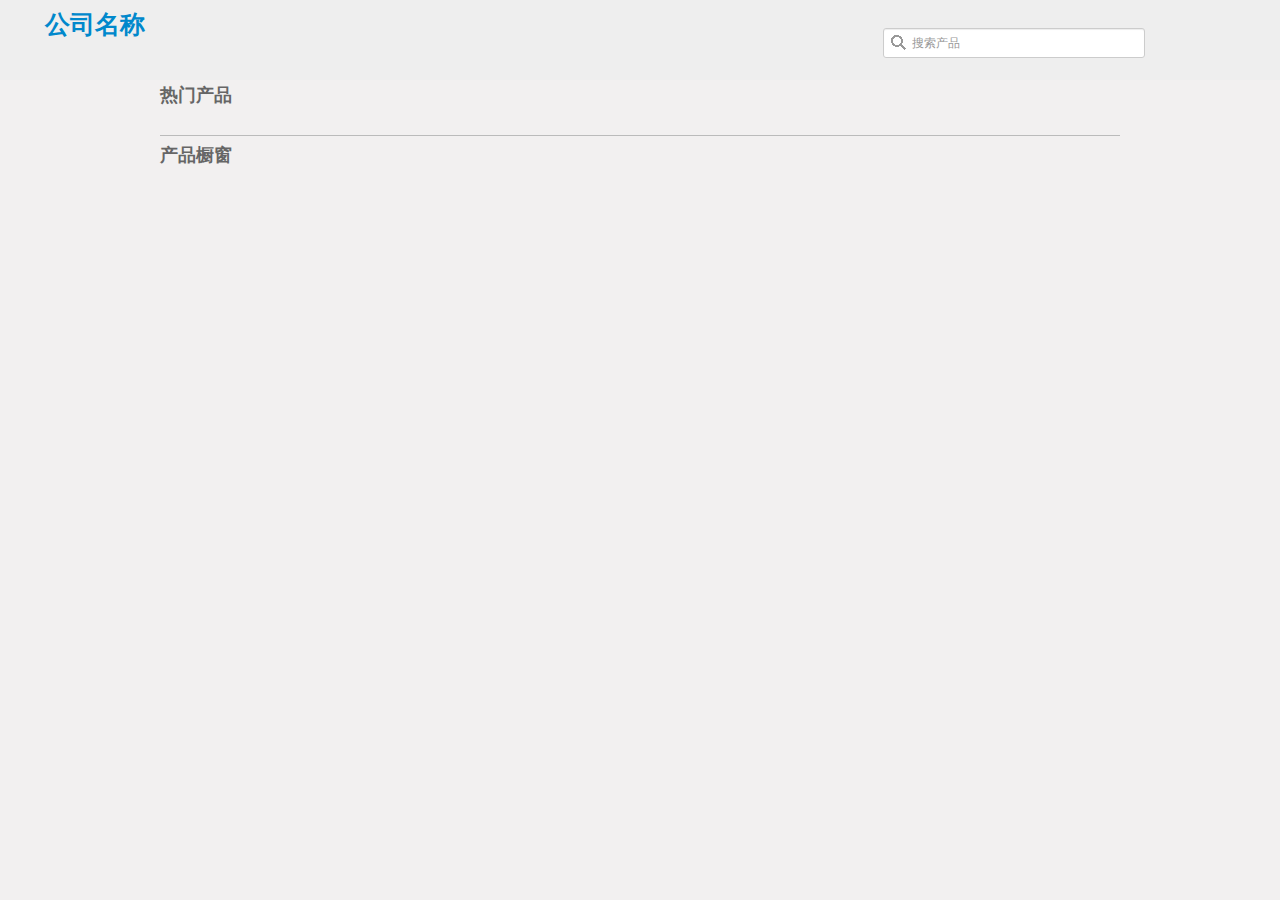
<file: product.html>
<!doctype html>
<html lang="en">
<head>
	<title>电子贸促会网展</title>
	<meta http-equiv="Content-Type" content="text/html; charset=UTF-8" />
	<meta name="description" content="电子贸促会网展" />
	<meta name="keywords" content="电子贸促会网展" />
	<meta name="robots" content="all" />
	<link rel="stylesheet" href="libs/bootstrap/css/bootstrap.css" type="text/css" media="screen" />
	<link rel="stylesheet" href="css/list.css" type="text/css" media="screen" />
	<link rel="stylesheet" href="css/product.css" type="text/css" media="screen" />
	<!-- <script type="text/javascript" src="/libs/dojo/dojo.js"></script> -->
	<script type="text/javascript" src="libs/jquery/jquery.js"></script>
	<script type="text/javascript" src="libs/jquery/js/jquery.placeholder.js"></script>
	<!-- <script type="text/javascript" src="libs/jquery/masonry.pkgd.min.js"></script> -->
	<script type="text/javascript" src="js/spolo.js"></script>
	<script type="text/javascript" src="js/ie6png.js"></script>    
</head>
<body>

	<div id="header_wrap">
		<div id="header" class="content">
			<div class="logo_wrap">
				<a class="logo"><!-- <img src="image/logo.png" /> --><h3>公司名称</h3></a>
			</div>
			<div class="search_wrap">
				<input type="text" class="search_input" placeholder="搜索产品" />
			</div>
		</div><!-- end of header bar -->
	</div>
	
	<div id="main" style="">
		<div id="product" class="product">
			<div class="container-fluid">
				<div class="row-fluid">
					<div class="span12 prd-layout-sider">
					  <!--Sidebar content-->
						<div class="prd-hot_prd">
							<div class="prd-hot-tt">
								<h4>热门产品</h4>
							</div>
							<div class="prd-hot-ctr">
								<ul id="prd-hot-list" class="prd-hot-list">
									<!-- <li class="prd-hot-ctr">
										<div class="prd-hot-ctr-item">
											<a href="./exhibition.html?url=content/gen360/exhibitionlib/exh01/index.html&product=xiaoshoubao/xsb_nibianqi">
												<div class="prd-hot-ctr-img">
													<img src="image/1.jpg"></img>
												</div>
												<div class="prd-hot-ctr-info">
													<div class="prd-hot-ctr-name">产品信息</div>
												</div>
											</a>
										</div>
									</li> -->
								</ul>
							</div>
						</div>
					</div>
				</div>
				<div class="row-fluid">
					<div class="span12">
						<!-- 分割线 -->
						<div class="product-hr"></div>
					</div>
				</div>
				<div class="row-fluid">
					<div class="span12 prd-layout-body">
					  <!--Body content-->
					  	<div class="prd-hot_prd">
							<div class="prd-hot-tt">
								<h4>产品橱窗</h4>
							</div>
							<div class="prd-hot-ctr">
								<ul id="prd-list" class="prd-hot-list"></ul>
							</div>
						</div>
					</div>
				</div>
			</div>
		</div>
	</div>
	
	<script type="text/javascript" src="js/product.js"></script>
	<script type="text/javascript" src="js/gdata.js"></script>
	<script type="text/javascript" src="libs/bootstrap/js/bootstrap.min.js"></script>
	<script type="text/javascript" src="libs/bootstrap/js/bootstrap-paginator.min.js"></script>
    <!-- baidu analytics start -->
    <script type="text/javascript" src="libs/analytics/baiduAnalytics.js"></script>
    <!-- baidu analytics end -->	
</body>

</html>
</file>
<file: css/advertise/favorable500.css>
html { 

} 

body { 


} 


/*******************************************************************
LAYOUT
*******************************************************************/

#main{
	padding: 0px;
	width: 1150px;
	margin-left: auto;
	margin-right: auto;
	position:relative;
}
.login{
	position:absolute;
	z-index: 2;
	width: 483px;
	height: 90px;
	top: 349px;
	right: 150px;
}

.content { 


} 

.logo_wrap { 


} 

.container { 


} 

.ad-main { 
	width: 100%;
	height: 550px;
	position: relative;
	color: #fff;
} 

.ad-main-photo { 
	background: transparent url("/web360/image/advertise/advtise.png") no-repeat;
	_filter: progid:DXImageTransform.Microsoft.AlphaImageLoader(enabled='true', sizinMethod='scale', src="/web360/image/advertise/advtise.png");
	_background:none;
	width: 65%;
	z-index: 0;
	float: left;
	height: 526px;
	position:absolute;
	left:1px;
} 

.ad-main-intro { 
	width: 35%;
	z-index: 2;
	position: absolute;
	right: 0px;
	margin-top: 80px;
} 

.ad-main-intro ul{ 
	width: 290px;
	margin-top:10px;
} 
.ad-main-intro li{ 
	font-size: 16px;
	margin-bottom: 10px;
} 

.ad-main-adIcon { 
	position: absolute;
	z-index: 2;
	top: -76px;
	right:0px;

} 
.ad-main-adIcon a{
	display: inline-block;
	_display: inline;
	_zoom:1;
}
/*首页的广告图标*/
.ad-main-adIcon-index { 
	position: absolute;
	z-index: 2;
	top: -76px;
	right:0px;

}
/*视频教学的广告图标*/
.ad-main-adIcon-video { 
	position: absolute;
	z-index: 2;
	top: -80px;
	right:0px;

}

.ad-main-cover { 
	background: transparent url("/web360/image/advertise/cover.png") no-repeat;
	_filter: progid:DXImageTransform.Microsoft.AlphaImageLoader(enabled='true', sizinMethod='scale', src="/web360/image/advertise/cover.png");
	_background:none;
	width:100%;
	height:550px;
	z-index: 1;
	position: absolute;
	left:0px;
} 

.ad-main-cover-banner { 
	background: transparent url("/web360/image/advertise/cter.png") no-repeat;
	_filter: progid:DXImageTransform.Microsoft.AlphaImageLoader(enabled='true', sizinMethod='scale', src="/web360/image/advertise/cter.png");
	_background:none;
	width:850px;
	height: 190px;
	margin-top: 250px;
	margin-left: auto;
	margin-right: auto;
	margin-bottom: 64px;
	position: relative;
} 

.ad-main-cover-banner-left, 
.ad-main-cover-banner-right { 
width: 483px;
height: 90px;
position: absolute;
text-align: center;
} 
.ad-main-cover-banner-left p
{ 
font-size: 39px;
vertical-align: middle;
line-height: 90px;
height:90px;
} 
.ad-main-cover-banner-left { 
left:0px;
top:0px;
} 

.ad-main-cover-banner-right { 
right:0px;
bottom:0px;
line-height: 90px;
} 
.ad-main-cover-banner-right p{
	vertical-align: middle;
	display: inline-block;
	_display: inline;
	_zoom: 1;
}

.ad-main-cover-banner-right a
{
	
}
.ad-main-cover-banner-right span{
	margin-right: 30px;
	display:inline-block;
	display: inline\9;
	zoom: 1\9;
}
.ad-main-cover-banner-right span.text
{
	margin-left: 45px;
	font-size: 39px;
	vertical-align: baseline;
	cursor: pointer;
}
.ad-main-cover-banner-right span.image
{
	font-size: 39px;
	vertical-align: baseline;
	position: relative;
	top: 10px\9;
}

.ad-main-cover-banner-right a img
{
	
}

.ad-mian-cover-foot { 


} 

.ad-mian-cover-foot h3{ 
	margin-left: 40px;
	float:left;

} 

.ad-main-cover-more{
	float: right;
	margin-right: 40px;
	font-size: 24.5px;
}

.ad-favorable-list { 


} 
.ad-favorable-item{
	line-height: 72px;
	width: 241px;
	height: 68px;
	text-align: center;
	padding-left: 60px;
	padding-top: 5px;
	color: #fff;
	font-weight: normal;
}
.ad-favorable-list p{
	font-size: 14px;
}
.step{
	width: 253px;
	display: block;
	margin: auto;

}
.step1{
	background: transparent url("/web360/image/advertise/step1.png") no-repeat;
}
.step2{
	background: transparent url("/web360/image/advertise/step2.png") no-repeat;
}
.step3{
	background: transparent url("/web360/image/advertise/step3.png") no-repeat;
}
.ad-favorable-list .span4{
	float:left;
}
</file>
<file: css/main.css>
/* Essentials */

div{
    display: block;  
} 

html, body {
	margin: 0;
	padding: 0;
	background: #F8F8F8;
	color:#000;
	font-size: 12px;
}

* {
	font-family: 'Microsoft Yahei', Tahoma, Arial!important;
	font-weight: normal;
}

img{
	vertical-align:top;
	border:none;
}

.clear {
	clear: both;
}


a:link, a:visited {
	color: #fff;
	text-decoration: none;
}

a:hover {
	text-decoration: none;
}
a:focus { outline: none; }

*:focus { outline: none; }


/*  Common css  */
#header, #main {
	box-sizing: border-box;
	-moz-box-sizing: border-box;
    -webkit-box-sizing: border-box;
}


.anim {
	-webkit-transition: all 0.1s linear;
	-moz-transition: all 0.1s linear;
	-ms-transition: all 0.1s linear;
	-o-transition: all 0.1s linear;
	transition: all 0.1s linear;
}


/* Header */
#header {
	width: 1190px;
	height: 75px;
	position: static;
	margin: 0 auto;
	z-index: 2;
	overflow: hidden;
}

#header .logo{
	float:left;
	margin: 1px 0 0 10px;
}

#header .title{
	float:left;
	font-size: 32px;
	text-shadow: 1px 1px 0 #fff;
	margin: 13px 0px 0px 20px;
}

#header .subtitle{
	float:left;
	font-size: 14px;
	text-shadow: 1px 1px 0 #fff;
	margin: 33px 0px 0px 50px;
}

#header .search_wrap{
	width:450px;
	height:30px;
	float: right;
	margin: 15px 50px 0 0;
}

#header .search_input{
	position: relative;
	width: 260px;
	min-height: 28px;
	padding: 4px 20px 4px 28px;
	font-size: 12px;
	border: 1px solid #ccc;
	background: #fff url(../image/search.gif) no-repeat 7px 6px;
	opacity:0;
	
	border-radius: 3px;
	-moz-border-radius: 3px;
	-webkit-border-radius: 3px;

	-moz-box-sizing: border-box;
	box-sizing: border-box;

	transition: all 0.2s ease-in-out;
	-webkit-transition: all 0.2s ease-in-out 0;
}

#header .search_input:focus{
	width: 350px;
	border-color: #51a7e8;
	box-shadow: inset 0 1px 2px rgba(0,0,0,0.075),
	0 0 5px rgba(81,167,232,0.5);
}

/* Main Content */
#main {
	width: 100%;
	height: 658px;
}
#text_1{
	position: absolute;
	background: url(../image/text.png);
	width: 396px;
	height: 92px;
	left: 625px;
	top:60px;
	font-size: 30px;
}

#text_2{
	position: absolute;
	color:#000;
	width: 550px;
	height: 58px;
	left: 700px;
	top:50px;
	font-size: 16px;
}

#text_3{
    position: absolute;
	color:#000;
	width: 370px;
	height: 24px;
	left: 630px;
	top:180px;
	font-size: 18px;
	line-height: 25pt;
}

.picture{
	width: 1190px;
	height: 658px;
	overflow: visible;
	margin: 0 auto;
	position: relative;
	clear: both;
	background-image:url(../image/first2.jpg);
	background-position: 50% 0%;
	background-repeat: no-repeat no-repeat;
	padding-top: 90px;
}
.picture_content{
	width: 400px;
	height: 160px;
	overflow: visible;
	position: relative;
	margin-top: 0px;
	margin-right: 131px;
	float: right;
}
.picture_content p{
	text-align: left;
	line-height: 163%;
	font-size: 14px;
	margin: 5px 0px;
}
.exhibition_content{
    width: 96px;
    height: 50px;
    position: relative;
    left: 1100px;
    top: 379px;
}

.exhibition_all{
    background-color: #979a9b;
    width: 84px;
    height: 20px;
    position: relative;
    left: 1106px;
    top: 380px;
}
.exhibition_content p{
    margin-top:5px;
    margin-bottom:0px;
    font-size:14px;
    text-align:center;
}
.exhibition_all p{
    margin:0px;
    font-size:14px;
    text-align:center;
}
.exhibition_content p > a,.exhibition_all p > a{
    color:#fff;
}
.exhibition_content p > a:hover,.exhibition_all p > a:hover{
    color: #00a5eb;
}


/*  Footer  */
#footer {
	width: 100%;
	height: 90px;
	z-index:101;
	bottom:0;
}

/*  分享到  */
#footer .share_wrap{
	width: 1190px;
	height: 84px;
	overflow: visible;
	margin: 0 auto;
	color: #848585;
	position: relative;
	text-align: center;
}

#footer .share_wrap ul{
	width:230px;
	height:30px;
	float:left;
	list-style:none;
	margin:10px 0 0 0;
	padding:0;
}

#footer .share_wrap li{
	width:22px;
	height:22px;
	float:left;
	margin:0 0 0 10px;
}

#footer .share{
	font-size: 14px;
	margin: 10px 0 0 20px ;
	float:left;
}

#footer .share_icon{
	display:block;
	width:100%;
	height:100%;
	background:url(../image/icon.png) no-repeat left;
	overflow:hidden;
	cursor:pointer;
	position:relative;
}

#footer .share_icon:hover{
	top: -3px;
	opacity:0.8;
}

#footer .qweibo{ background-position: 0 0; }
#footer .qzone{ background-position: -25px 0; }
#footer .qfriends{ background-position: -52px 0; }
#footer .sina{ background-position: -77px 0; }
#footer .renren{ background-position: -102px 0; }
#footer .kaixin{ background-position: -127px 0; }

/*  导航菜单  */
#footer .nav{
	display:block;
	float:left;
	font-size:14px;
	margin: 10px 0 0 0;
	padding:3px 1px 5px 1px;
	cursor:pointer;
	border-bottom: 2px solid #d1d1d1;
}

#footer .nav:hover{
	color: #00a5eb;
	text-shadow: 1px 1xp 3px #333;
	border-bottom: 2px solid #00a5eb;
}

#footer .about_us{}
#footer .contact_us{ margin-left: 30px; }
#footer .oprate_help{ margin-left: 30px; cursor:pointer;}

/*  工具栏  */
#footer .toolbar_wrap{
	width:200px;
	height:35px;
	float:right;
	margin:10px 30px 0 0;
}

#footer .toolbar_wrap ul{
	width:200px;
	height:35px;
	list-style:none;
	margin:0;
	padding:0;
}

#footer .toolbar_wrap li{
	width:35px;
	height:35px;
	float:left;
	margin:0 0 0 12px;
	background:#fff;
}

#footer .tool_icon {
	display:block;
	width:100%;
	height:100%;
	background:url(../image/icon.png) no-repeat left;
	overflow:hidden;
	cursor:pointer;
	position:relative;
}

#footer .tool_icon:hover{
	top: -3px;
	opacity:0.8;
}

#footer .home{ background-position: 0 0; }
#footer .sound{ background-position: -25px 0; }
#footer .fullscreen{ background-position: -52px 0; }
#footer .option{ background-position: -77px 0; }


/*here  .footer*/
.footer{
	height: 65px;
	margin: 0 auto;
	background: #f7f7f7;
	border-top: 1px solid #fff;
	display: block;
	padding: 0;
	border: none;
	margin-top:20px;
}
.footInner{
	width: 900px;
	height: 63px;
	overflow: visible;
	margin: 0 auto;
	color: #848585;
	position: relative;
	background: #f7f7f7;
	text-align: center;
}


/*end here  .footer*/
/*  版权声明  */
#footer .copyright{
	height: 25px;
    position: absolute;
    bottom: 0px;
    color: #999;
    text-align: center;
    margin: 0 auto;
    left: 359px;
}

#footer .copyright:hover{
	color: #00a5eb;
}



/* 进入按钮  */
.btn_enter{
	position: relative;
	top: 360px;
	left: 1000px;
	width: 112px;
	font-size: 17px;
	padding: 4px 9px 4px 9px;
}
.btn_exhibition{
    position: relative;
	top: 390px;
	left: 700px;
	width: 112px;
	font-size: 17px;
	padding: 4px 9px 4px 9px;
	cursor:pointer;
}

/* 搜索结果面板 */
.search_result_pane{
	width:100%;
	height:170px;
	background:#000;
	display:none;
	top:65px;
	position:absolute;
	z-index:100;
	opacity:0.5;
	padding:10px;
	-moz-box-sizing: border-box;
	box-sizing: border-box;
}
</file>
<file: css/scrollPane.css>
/*  向上划动的面板  */
.scroll_pane{
    width: 1190px;
    *width:1170px;
	height: 0px;
	background:#0099ff ;/*#041bff*/
	padding: 10px;
	bottom: 84px;
	display: none;
	position: absolute;
	z-index: 100;
    filter:alpha(opacity=80);
    -moz-opacity:0.8;
    -khtml-opacity: 0.8;
    opacity: 0.8;
	-moz-box-sizing: border-box;
	box-sizing: border-box;
	color: white;
	right: 0px;
}
.scroll_content h4{
	margin-top: 0px;
}
.scroll_content p{
    text-align: left;
    text-indent: 2em;
    line-height: 163%;
    font-size: 14px;
    margin: 8px 20px 0px 20px;
}
.scroll_content span{
	 text-align: left;
    text-indent: 2em;
    line-height: 163%;
    font-size: 14px;
    margin: 8px 20px 0px 46px;
}
/* 关闭按钮 */
.scroll_close {
    padding: 0;
    top: 4px;
    right: 4px;
    width: 21px;
    height: 21px;
    line-height: 21px;
    color: #000;
    text-align: center;
    border: 1px solid #fff;
    font: 14px 'Microsoft Yahei', Tahoma, Arial, Helvetica, STHeiti;
    text-shadow: 0 1px 0 rgba(255, 255, 255, .9);
    display: block;
    position: absolute;
    text-decoration: none;
    outline: none;
    cursor: pointer;
    opacity: 1;
    background: #ffffff;
}

.scroll_close:hover{
    background: #000;
    color:red;
}

/*exhibition CSS*/
.scroll_exhibition{
    width: 100%;
    right: 0px;
}
</file>
<file: css/list.css>
/* Essentials */

div{
    display: block;  
} 

* {
	font: 12px/1.5 'Microsoft Yahei',tahoma,arial,'\5b8b\4f53';
	font-weight: normal;
}

html, body {
	height: 100%;
	margin: 0;
	padding: 0;
	background: #f2f0f0;
}

img{
	vertical-align:top;
	border:none;
}
body, h1, h2, h3, h4, h5, h6, hr, p, blockquote, dl, dt, dd, ul, ol, 
li, pre, form, fieldset, legend, button, input, textarea, th, td {
	margin: 0;
	padding: 0;
}

ul, ol{
	list-style: none;
}

.clear {
	clear: both;
}


a:link, a:visited {
	color:#000;
	text-decoration: none;
}

a:hover {
	text-decoration: none;
	color:#000;
}

*:focus { outline: none; }


/*  Common css  */
#header, #main {
	box-sizing: border-box;
	-moz-box-sizing: border-box;
    -webkit-box-sizing: border-box;
}

#header_wrap, #footer {
	background: #eee;
}

.anim {
	-webkit-transition: all 0.1s linear;
	-moz-transition: all 0.1s linear;
	-ms-transition: all 0.1s linear;
	-o-transition: all 0.1s linear;
	transition: all 0.1s linear;
}


/* Header */
#header_wrap{
	width: 100%;
	height: 80px;
}
#header {
	height: 100%;
}

#header .logo_wrap{
	height: 100%;
	width: 550px;
	float: left;
}

#header .logo{
	float:left;
	margin-top: 5px;
}

#header .search_wrap{
	width:450px;
	height:30px;
	float: left;
	margin: 28px 0 0 100px !important;
	margin: 28px 0 0 50px;
}

#header .search_input{
	position: relative;
	width: 212px;
	height: 20px;
	padding: 4px 20px 4px 28px;
	font-size: 12px;
	border: 1px solid #ccc;
	background: #fff url(../image/search.gif) no-repeat 7px 6px;

	border-radius: 3px;
	-moz-border-radius: 3px;
	-webkit-border-radius: 3px;

	transition: all 0.2s ease-in-out;
	-webkit-transition: all 0.2s ease-in-out 0;
}

#header .search_input:focus{
	width: 350px;
	border-color: #51a7e8;
	box-shadow: inset 0 1px 2px rgba(0,0,0,0.075),
	0 0 5px rgba(81,167,232,0.5);
}

/* 搜索结果面板 */
.search_result_wrap{
	width: 100%;
	/*height: 500px;*/
	height: 0px;
	display: none;
	position: absolute;
	z-index: 101;
}
.search_result{
	border: 1px solid #666;
	background: #fff;
	box-shadow: 1px 4px 5px rgba(0,0,0,0.3);
}
.search_result_head{
	width: 1150px;
	height: 30px;
	margin: 0 auto;
	margin-top: 10px;
	line-height: 30px;
	font-weight: bold;
	font-size: 14px;
	border-bottom: 2px solid #333;
}

.search_result .con_wrap{
	width: 1150px;
	height: 458px;
	padding-top: 10px;
	margin: 0 auto;
}

.search_result .con{
	width: 1070px;
	height: 448px;
	float: left;
	overflow: auto;
}

.search_result .arrowLeft{
	width: 30px;
	height: 448px;
	float: left;
	background: #f1f1f1;
	font-size: 25px;
	color: #555;
	font-weight: bold;
	font-family: arial;
	cursor: pointer;
	line-height: 448px;
	padding-left: 10px;
}

.search_result .arrowRight{
	width: 30px;
	height: 448px;
	float: left;
	background: #f1f1f1;
	font-size: 25px;
	color: #555;
	font-weight: bold;
	font-family: arial;
	cursor: pointer;
	line-height: 448px;
	padding-left: 10px;
}

.imgstyle{
	padding: 2px;
	height: 184px;
	width: 282px;
}

.imgdiv{
	height: 215px;
	width: 286px;
	display:inline;
	float:left;
	border: 1px solid #888;
	margin: 10px 30px 0 30px;
	-webkit-transition: all .5s;
	-o-transition: all .5s;
	-moz-transition: all .5s;
	transition: all .5s;
	box-shadow: 0px 0px 1px rgba(34, 25, 25, 0.1);
	-moz-box-shadow: 2px 2px 10px rgba(34, 25, 25, 0.1);
	-webkit-box-shadow: 0px 0px 1px rgba(34, 25, 25, 0.1);
}

.imgdiv:hover{
	-webkit-box-shadow: 2px 2px 10px rgba(50, 50, 50, 0.43);
	-moz-box-shadow: 2px 2px 10px rgba(50, 50, 50, 0.43);
	box-shadow: 2px 2px 10px rgba(50, 50, 50, 0.43);
}

.close_wrap{
	position: relative;
	top: -37px;
	right: 6px;
}

/* ---------------页面内容------------------ */

.content{
	width: 1190px;
	margin: 0 auto;
}
/* header bottom block */
.header_bottom {
	height: 30px;
	margin: 0 auto;
	width: 1190px;
	background: #6f6f6f;
}
.header_bottom_content{
	height: 100%;
	width: 1190px;
	margin: 0 auto;
}
.header_nav {
	width: 600px;
	height: 100%;
	margin-left: 267px;
	display: inline;
	float: left;
}

.header_nav a{
	display: block;
	padding: 4px 10px 0 15px;
	margin:0 1px;
	height: 26px;
	font-size: 14px;
	color: #fff;
	float: left;
	-webkit-transition: all 0.1s linear;
	-moz-transition: all 0.1s linear;
	-ms-transition: all 0.1s linear;
	-o-transition: all 0.1s linear;
	transition: all 0.1s linear;
}

.header_nav a span{
	display: inline-block;
	min-height: 14px;
	line-height: 14px;
	position: relative;
	top: 2px !important;
	top: -1px;
	right: -12px;
	border-left: 1px solid #555;
	border-right: 1px solid #aaa;
}

.header_nav a:hover{
	background: #555;
}

.header_right{
	width: 300px;
	height: 100%;
	float: left;
	line-height: 100%;
}

.header_right a{
	display: block;
	padding: 6px 10px;
	float: right;
	color: #fff;
}

.header_right a:hover{
	background: #555;
}

/* ------------------------头部bannar的布局------------------------ */
.bannar {
	width: 100%;
	height: 420px;
	background: #f3f3f3;
	position: relative;
}

.top3_wrap{
	width: 1190px;
	height: 100%;
	margin: 0 auto;
	position: relative;
}

.preview360{
	height: 100%;
	position: relative;
	overflow: hidden;
}

.preview360 iframe{
	border:none;
	width: 950px;
	height: 100%;
	margin-left: 240px;
}

.preview360 li{
	width: 950px;
	height: 100%;
	margin-left: 240px;
	background: #000;
	position: absolute;
	display: block;
	z-index: 1;
	opacity: 0;
	filter:alpha(opacity=0)
	-moz-box-sizing: border-box;
	box-sizing: border-box;
}

.preview360 li a{
	display: block;
	width: 100%;
	height: 100%;
	cursor: pointer;
	position: absolute;
	z-index: 2;
}

.top3{
	position: absolute;
	overflow: hidden;
	right: 3px;
	top: 15px;
	width: 190px;
	height: 394px;
	-moz-box-shadow: 0 0 10px rgba(0,0,0,0.5);
	-webkit-box-shadow: 0 0 10px rgba(0,0,0,0.5);
	box-shadow: 0 0 10px rgba(0,0,0,0.5);
	z-index: 100;
	background-color: #ddd;
}

.top3 a{
	display: block;
	height: 110px;
	width: 170px;
	padding: 10px;
	overflow: hidden;
	-webkit-transition: all 0.3s linear;
	-moz-transition: all 0.3s linear;
	-ms-transition: all 0.3s linear;
	-o-transition: all 0.3s linear;
	transition: all 0.3s linear;
}
.top3 .top3selected{
	background: #fff;
}
.top3 img{
	height: 110px;
	width: 170px;
	opacity: 0.7;
	filter:alpha(opacity=70);
	-webkit-transition: all 0.5s linear;
	-moz-transition: all 0.5s linear;
	-ms-transition: all 0.5s linear;
	-o-transition: all 0.5s linear;
	transition: all 0.5s linear;
}

.top3 .top3selected img{
	opacity: 1;
	filter:alpha(opacity=100);
}

.top3 span{
	display: block;
	width: 180px;
	background: #ccc;
	border-top: 1px solid #bbb;
	border-bottom: 1px solid #eee;
	margin: 0 auto;
}

/* ------------------------展厅列表的主要内容--------------------- */
#glue_content{	/* 页面内容区域的宽度 */
	width: 1190px;
	margin: 0 auto;
	position: relative;
}

/*  ------------------------显示列表区域------------------------  */
.glue_right{
	background: #ffffff;
	margin-left: 240px;
	border: 0px none;
}

.floor{
	width: 950px;
	clear: both;
	overflow: hidden;
	margin-bottom: 20px;
	background: #fff;
	border-bottom: 1px solid #e5e5e5;
}
.floor h2{
	height: 36px;
	line-height: 36px;
	border-bottom: 2px solid #000;
	font-size: 18px;
	overflow: hidden;
	padding-left: 10px;
	font-weight: 600;
}
.floor .floor_more{
	float: right;
	height: 36px;
	width: 80%;
	line-height: 36px;
	margin-top: -38px;
	position: relative;
	text-align: right;
	margin-right: 10px;
}

.floor .floor_more a{
	display: block;
	color: #929292;
	font-size: 14px;
	margin-top: 12px;
	width: 60px;
	float: right;
}

.floor .floor_list{
	width: 930px;
	margin: 0px 0 28px 0px;
}

.floor .floor_item{
	width: 280px;
	height: 220px;
	border: 1px solid #888;
	float: left;
	display:inline;
	margin-left: 28px;
	margin-top: 28px;
	-webkit-transition: all .5s;
	-o-transition: all .5s;
	-moz-transition: all .5s;
	transition: all .5s;
	box-shadow: 0px 0px 1px rgba(34, 25, 25, 0.1);
	-moz-box-shadow: 2px 2px 10px rgba(34, 25, 25, 0.1);
	-webkit-box-shadow: 0px 0px 1px rgba(34, 25, 25, 0.1);
}

.floor .floor_item:hover{
	-webkit-box-shadow: 2px 2px 10px rgba(50, 50, 50, 0.43);
	-moz-box-shadow: 2px 2px 10px rgba(50, 50, 50, 0.43);
	box-shadow: 2px 2px 10px rgba(50, 50, 50, 0.43);
}

.floor .floor_item a{
	display: block;
	height: 174px;
	width: 274px;
	padding: 3px;
	-webkit-transition: all 0.1s linear;
	-moz-transition: all 0.1s linear;
	-ms-transition: all 0.1s linear;
	-o-transition: all 0.1s linear;
	transition: all 0.1s linear;
}
.floor .floor_item a img{
	width: 100%;
	height: 100%;
}

.floor_item_first{
	
}

.exhibition_name{
	text-align:center; 
	margin-left:auto; 
	margin-right:auto;
	margin-top: 8px;
	font-size: 14px;
	font-weight: bold;
	/*white-space: nowrap;
	overflow: hidden;
	text-overflow: ellipsis;*/
	color: #000000;
	width:100%;
	text_algn:center;
}

/*  ------------------------左侧分类区域------------------------  */
.glue_left{
	background: #fff;
	width: 240px;
	margin-top: -520px;
	position: absolute;
	top: 70px;
	left: 0;
	bottom: 0;
	z-index: 15;
	-moz-box-shadow: 4px 2px 5px rgba(0,0,0,0.2);
	-webkit-box-shadow: 4px 2px 5px rgba(0,0,0,0.2);
	box-shadow: 4px 2px 5px rgba(0,0,0,0.2);
}

.category_wrap{
	position : absolute;
	width : 240px;
}

.category_head{
	height: 30px;
	background: #8f8f8f;
	line-height: 30px;
	padding-left: 17px;
	font-weight: bold;
	font-size: 14px;
	color: #fff;
}

.cate_list{
	list-style: none;
	padding: 0;
	margin: 0;
	border-bottom: 1px solid #e6e6e6;
	border-left: 1px solid #e6e6e6;
}

.category_wrap .checkall{
	margin-top: 10px;
	padding-left: 30px;
}

.cate_li {
	background: #ccc;
	height: 14px;
	line-height: 14px;
	font-weight: bold;
	font-size: 14px;
	padding: 8px 0 8px 20px;
	cursor: pointer;
}

.cate_li:hover{
	color: #fff;
	background: #88766e;
}

.cate_li span{
	display: block;
	position: relative;
	float: left;
	top: -1px;
	margin-right: 10px;
	width: 16px;
	height: 16px;
	background: url(../image/cate.gif);
}

.li_a {
	background-color: #fff;
}

.li_b {
	background-color: #f1f1f1;
}

.cate_li.item1 span { background-position: 67px 0; }
.cate_li.item2 span { background-position: 67px 0; }
.cate_li.item3 span { background-position: 67px 0; }
.cate_li.item4 span { background-position: 67px 0; }
.cate_li.item5 span { background-position: 67px 0; }
.cate_li.item6 span { background-position: 67px 0; }
.cate_li.item7 span { background-position: 67px 0; }
.cate_li.item8 span { background-position: 67px 0; }
.cate_li.item9 span { background-position: 67px 0; }
.cate_li.item10 span { background-position: 67px 0; }
.cate_li.item11 span { background-position: 67px 0; }
.cate_li.item12 span { background-position: 67px 0; }


.category_detail {
	display:none;
	width: 0px;
	height: 480px;
	position: absolute;
	overflow: hidden;
	left: 240px;
	top: 30px;
	z-index: 16;
	background: #fff;
	border: 1px solid #e6e6e6;
	border-left: none;
	-moz-box-shadow: 5px 5px 5px rgba(0,0,0,0.2);
	-webkit-box-shadow: 5px 5px 5px rgba(0,0,0,0.2);
	box-shadow: 5px 5px 5px rgba(0,0,0,0.2);
}
.shadow{
	-moz-box-shadow: 3px -5px 5px rgba(0,0,0,0.2);
	-webkit-box-shadow: 3px -5px 5px rgba(0,0,0,0.2);
	box-shadow: 3px -5px 5px rgba(0,0,0,0.2);
	width: 10px;
	height: 568px;
	position: absolute;
	top: 0px;
	left: -10px;
	z-index: 18;
}
.category_detail_con{
	height: 100%;
}
.cate_con_title{
	width: 706px;
	margin: 10px 19px 0;
	height: 30px;
	line-height: 30px;
	border-bottom: 2px solid #000;
	font-size: 15px;
}

.category{
	margin-left: 30px;
	margin-top: 20px;
}

.categoryTwo{
	margin: 10px 15px 10px 15px;
	min-height: 10px;
	float: left;
	/*white-space: nowrap;
	//text-overflow: ellipsis;
	overflow: hidden;*/
	width: 250px;
}

/*  -------------------------Footer-------------------------  */
#footer {
	width: 100%;
	height: 100px;
	z-index: 1;
	margin-top: 40px;
	position: relative;
	background:#fff;
	border-top:1px solid #ccc;
}

/*  导航菜单  */
#footer .nav{
	display:block;
	float:left;
	font-size:14px;
	margin: 0 auto;
	padding:3px 1px 5px 1px;
	cursor:pointer;
	border-bottom: 2px solid #d1d1d1;
	margin: 20px 0 0 30px;
	color: #333;
}

#footer a:hover{
	color: #00a5eb;
	text-shadow: 1px 1xp 3px #333;
	border-bottom: 2px solid #00a5eb;
}


/*  向上划动的面板  */
.scroll_pane {
    width: 950px;
    height: 0px;
    background: #267905;
    bottom: 84px;
    display: none;
    position: absolute;
    z-index: 100;
	filter:alpha(opacity=80);
    -moz-opacity:0.8;
    -khtml-opacity: 0.8;
    opacity: 0.8;
    -moz-box-sizing: border-box;
    box-sizing: border-box;
    color: white;
    right: 0px;
}
.scroll_content h4{
    margin-top: 10px;
	margin-left:10px;
    text-align: center;
    font-size: 18px;
}
.scroll_content p{
    text-align: left;
    text-indent: 2em;
    line-height: 163%;
    font-size: 14px;
    margin: 8px 20px 0px 20px;
}
.scroll_content p>a:link{
    color: #77BACE;
}
.scroll_content span{
    text-align: left;
    text-indent: 2em;
    line-height: 163%;
    font-size: 14px;
    margin: 8px 20px 0px 46px;
}
/* 关闭按钮 */
.close{
    padding: 0;
    top: 4px;
    right: 4px;
    width: 21px;
    height: 21px;
    line-height: 21px;
    color: #68767b;
    text-align: center;
    border:1px solid #ccc;
    font: 14px 'Microsoft Yahei', Tahoma, Arial, Helvetica, STHeiti;
    text-shadow: 0 1px 0 rgba(255, 255, 255, .9);
    display: block;
    position: absolute;
    text-decoration: none;
    outline: none;
    cursor: pointer;
    opacity: 1;
    filter:alpha(opacity=100);
}

.close:hover{
    color:#f00;
}
</file>
<file: css/userCenter.css>
/*
 * 销售宝 -- 如何制作
 */

/* ==========================================================================
   section styles
   ========================================================================== */

.mainInner {
    width: 100%;
    padding-top: 1px;
    height: auto;
    overflow: visible;
    margin: 0 auto;
    position: relative;
    clear: both;
    background-image: url(../../image/userCenter/user_center_bg.png);
    background-position: 0% 0%;
    background-repeat: no-repeat;
}

.container{
	background-color: #fff;
}
.center-content{
	width: 990px;
	margin-top: 121px;
	font-size: 16px;
	font-weight: bold;
	display: block;
	position: relative;
}
.center-content a{
	color: #0083b3;
}

.title-bar{
	width:100%;
	height: 47px;
	border-bottom: 1px solid #aaa;
	padding-left: 0px;
	padding-right: 0px;
}

.title-bar h1{
	font-size: 22px;
	margin: 4px 0px;
	float: left;
}
.content-bar{

}
.right{
	float: right;
	margin-left:0px;
}

.left{
	float: left;
}

.rlink{
	margin-top: 10px;
	margin-right: 28px;
}
.pleft{
	position: absolute;
	top: 0px;
	left: 0px;
}

.pright{
	position: absolute;
	top: 0px;
	right: 0px;
}

h1.title-lb{
	margin-left:17px;
}
.phone-lb{
	margin-right:35px;
}
.marginT7,
h2.marginT7
{
	margin-top:7px;
}
.marginT0
h2.marginT0
{
	margin-top:0px;
}
.marginL500,
p.marginL500{
	margin-left:500px;
}
.marginL300,
p.marginL300,
span.marginL300{
	margin-left:300px;
}

.top70{
	top:70px;
}
.top110{
	top:110px;
}
.right160{
	right: 160px;
}
.navigate {
	display: inline-block;
	_display: inline;
	width:250px;
	height:100px;
	position: absolute;
	_top:58px;
	_left:10px;
	z-index: 10;
	_zoom:1;
}
.navigate ul{
	padding-left: 0px;
}
.navigate li{
	border-left:5px solid #fff;
	width: 100%;
	height: 100%;
	display: block;
	vertical-align: middle;
	text-align: center;
	line-height: 50px;
	font-size: 18px;
	color: #000;
	letter-spacing: 2px;
	cursor:pointer;
}
.navigate li.active{
	border-left:5px solid #0088cc;
	background-color: #f5f5f5;
	color: #0088cc;
}
.navigate a,
.navigate a:hover
{
	width: 100%;
	height: 100%;
	display: block;
	vertical-align: middle;
	text-align: center;
	line-height: 50px;
	font-size: 18px;
	color: #000;
	letter-spacing: 2px;
}
.navigate .active a,
.navigate .active a:hover
{
	color: #0088cc;
}
.info-box{
	width: 100%;
	padding: 5px;
	padding-bottom: 50px;
}
.info-box img{
	margin: 0px;
}
.info-img{
	z-index: 0;
}
.shadow-img{
	z-index: 1;
}
.info-img span{
	background-color: #fff;
}
.info-img ul{
	padding-left: 0px;
	float: left;
	clear:both;
}
.info-img ul li{
	float: left;
	margin-right:30px;
}
.align-bottom{
	display: block;
	margin-top: -100px;
}
.align-bottom ul{
	display: block;
	position: relative;
	width:100%;
}
.align-bottom ul li{
	height:249px;
	width:240px;
	margin-right:0px;
	line-height: 249px;
	position:relative;
}
.align-bottom img,
.align-bottom span
{
	vertical-align: bottom;
	position: absolute;
	bottom: 0px;
}
.gray-bg{
	background-color: #f8f8f8;
}

.orange{
	color: #ff9900;
}
.pink{
	color: #fd2231;
}

.info-box h2,
.info-box h3
{
	position: relative;
	z-index: 2;
	margin-bottom: 5px;
}

.info-box h2
{
	font-size: 31.5px;
}

.info-box h3{
	font-size: 24px;
}

.info-box p{
	position: relative;
	z-index: 2;
	line-height: 27px;
}

.info-box-first{
	padding-bottom: 0px;
}
.info-box-first h2,
.info-box-first h3
{
	margin-left:300px;
}
.info-box-first p{
	margin-left:300px;
}
.info-box-first span{
	width: 100%;
	display: block;
}
span.marginL300{
	width:auto;
}
.center{
	text-align: center;
}
#business{
	height:362px;
}
#business h3{
	margin-top:90px;
	margin-bottom: 15px;
}
#exhibition{
	height:314px;
}
#equipment{
	height:352px;
}
#join{
	height:282px;
}
#webshop{
	height:369px;
}

#break{

}
#combo{
	height: 400px;
	z-index: 1;
}
#advantage{
	height: 300px;
	padding-top: 63px;
	_margin-top: -60px;
}
#equipment{
	z-index: 3;
}
#more{
	padding-bottom: 0px;
	_padding-bottom: 100px;
}
#webshop{
	z-index: 1;
}
.contact-bg{
	width: 978px;
	height: 56px;
	color: #eee;
	line-height: 56px;
	background-color: transparent;
	background-image: url(../../image/userCenter/contact_bg.png);
	background-position: 0% 0%;
	background-repeat: no-repeat;
}
.phone-number{
	float: left;
	margin-left: 49px;
	font-size: 23px;
	color: #eee;
	vertical-align: middle;
	display: inline;
}
.contact-wrap{
	margin-left: 334px;
	display: block;
	line-height: 56px;
	height: 56px;
}
#contactForm{
	display: inline-block;
	_display:inline;
	_zoom:1;
	_margin-top: 10px;
	vertical-align: middle;
}
#contactForm label.lb{
	font-size: 23px;
	vertical-align: middle;
	margin-left: 18px;
	margin-bottom: 0px;
	margin-top: 3px;
	_height:30px;
	_margin-top:0px;
}
#contactForm input.ip{
	height: 21px;
	width: 127px;
	border:none;
	vertical-align: middle;
	margin-top: 0px;
	margin-bottom: 0px;
}
input.submit-bg{
	color: #eee;
	height: 29px;
	width: 88px;
	margin-left: 14px;
	background-color: #fe9c00;
	border: none;
	font-weight: bold;
	font-size: 18px;
	padding: 5px;
}
.fl{
	float: left;
}
#toMake
{
	font-size:16px;
	width:280px;
	margin:0 auto;
	height:30px;
	color: #ffffff;
	background-color: #f90;
	text-shadow: 0 -1px 0 rgba(0, 0, 0, 0.25);
	border: 1px solid #cccccc;
	letter-spacing: 1px;
	border-radius:5px;
	cursor:pointer;
}
</file>
<file: css/product.css>
﻿/* Essentials */

* {
	font: 12px/1.5 'Microsoft Yahei',tahoma,arial,'\5b8b\4f53';
	font-weight: normal;
	color: #666;
}

html, body {
	height: 100%;
	margin: 0;
	padding: 0;
}

img{
	vertical-align:top;
	border:none;
}
body, h1, h2, h3, h4, h5, h6, hr, p, blockquote, dl, dt, dd, ul, ol, 
li, pre, form, fieldset, legend, button, input, textarea, th, td {
	margin: 0;
	padding: 0;
}

ul, ol{
	list-style: none;
}

.clear {
	clear: both;
}


a:link, a:visited {
	color: #77BACE;
	text-decoration: none;
}

a:hover {
	text-decoration: none;
}

*:focus { outline: none; }

/* Header */
#header .search_wrap {
	margin: 28px 0 0 100px;
}
.search_input{
	float:right;
}
/* ---------------页面内容------------------ */

#product{
	width:1190px;
}

.product{
	position: relative;
	cursor: default;
	max-width:1400px;
	min-height:500px;
	text-align:center;
	margin:0 auto;
	-webkit-transition: all 0.1s linear;
	-moz-transition: all 0.1s linear;
	-ms-transition: all 0.1s linear;
	-o-transition: all 0.1s linear;
	transition: all 0.1s linear;
}

.prd-layout-title{
	height:70px;
	background-color:#ccc;
	border:5px #;
	padding: 15px;
}

.cpy-logo{
	float:left;
	line-height:40px;
	vertical-align: center;
}


.prd-layout-sider{
	height:auto;
}

.prd-hot_prd{
	padding:5px;
}

.prd-hot-tt{
	text-align: left;
	font-size: 16px;
	width: 960px;
	margin-left: auto;
	margin-right: auto;
}

.prd-hot-ctr{
	width: 960px;
	margin-left: auto;
	margin-right: auto;
}
.prd-hot-list{
	text-align: left;
	padding: 0px;
	display: inline;
}
.prd-hot-ctr li{
	display:inline;
	padding: 0px;
	width: 228px;
	margin-right: 6px;
	margin-left: 6px;
	float: left;
}
.prd-hot-ctr-item{
	text-align: left;
	background: #fff;
	-webkit-transition: all .5s;
	-o-transition: all .5s;
	-moz-transition: all .5s;
	transition: all .5s;
	margin-top: 18px;
	padding-top: 10px;
	padding-bottom: 10px;
	border: 1px solid #E6E4E4;
	box-shadow: 0px 0px 1px rgba(34, 25, 25, 0.1);
	-moz-box-shadow: 2px 2px 10px rgba(34, 25, 25, 0.1);
	-webkit-box-shadow: 0px 0px 1px rgba(34, 25, 25, 0.1);
}
.prd-hot-ctr-item-hrf{
	margin-top: 0px;
	margin-left: auto;
	margin-right: auto;
	width: 200px;
	height: 200px;
	display: block;
}

.prd-hot-ctr-item:hover{
	-webkit-box-shadow: 2px 2px 10px rgba(50, 50, 50, 0.43);
	-moz-box-shadow: 2px 2px 10px rgba(50, 50, 50, 0.43);
	box-shadow: 2px 2px 10px rgba(50, 50, 50, 0.43);
}

.prd-hot-ctr-img{
	width: auto;
	height: auto;
	margin: 0px auto;

}
.prd-hot-ctr-img img{
	width: 100%;
}

.prd-hot-ctr-info{
	height: 18px;
	line-height: 18px;
	padding: 10px 13px 0px;
}

.prd-hot-ctr-name{

}

.prd-hot-ctr-name h4{
	white-space: nowrap;
	overflow: hidden;
	text-overflow: ellipsis;
}

.prd-hot-ctr-name a,
.prd-hot-ctr-name a:link,
.prd-hot-ctr-name a:visited
{
	font-size: 14px;
	font-weight: bold;
	white-space: nowrap;
	overflow: hidden;
	text-overflow: ellipsis;
	color: #000000;
}

.prd-hot-ctr-name a:hover{
	color: #77BACE;
	border:1px solid #;
}

.prd-layout-body{

}
.product-hr{
	height: 25px;
	width: 960px;
	border-bottom: 1px solid #bbb;
	margin-top: 0px;
	margin-left: auto;
	margin-right: auto;
}
</file>
